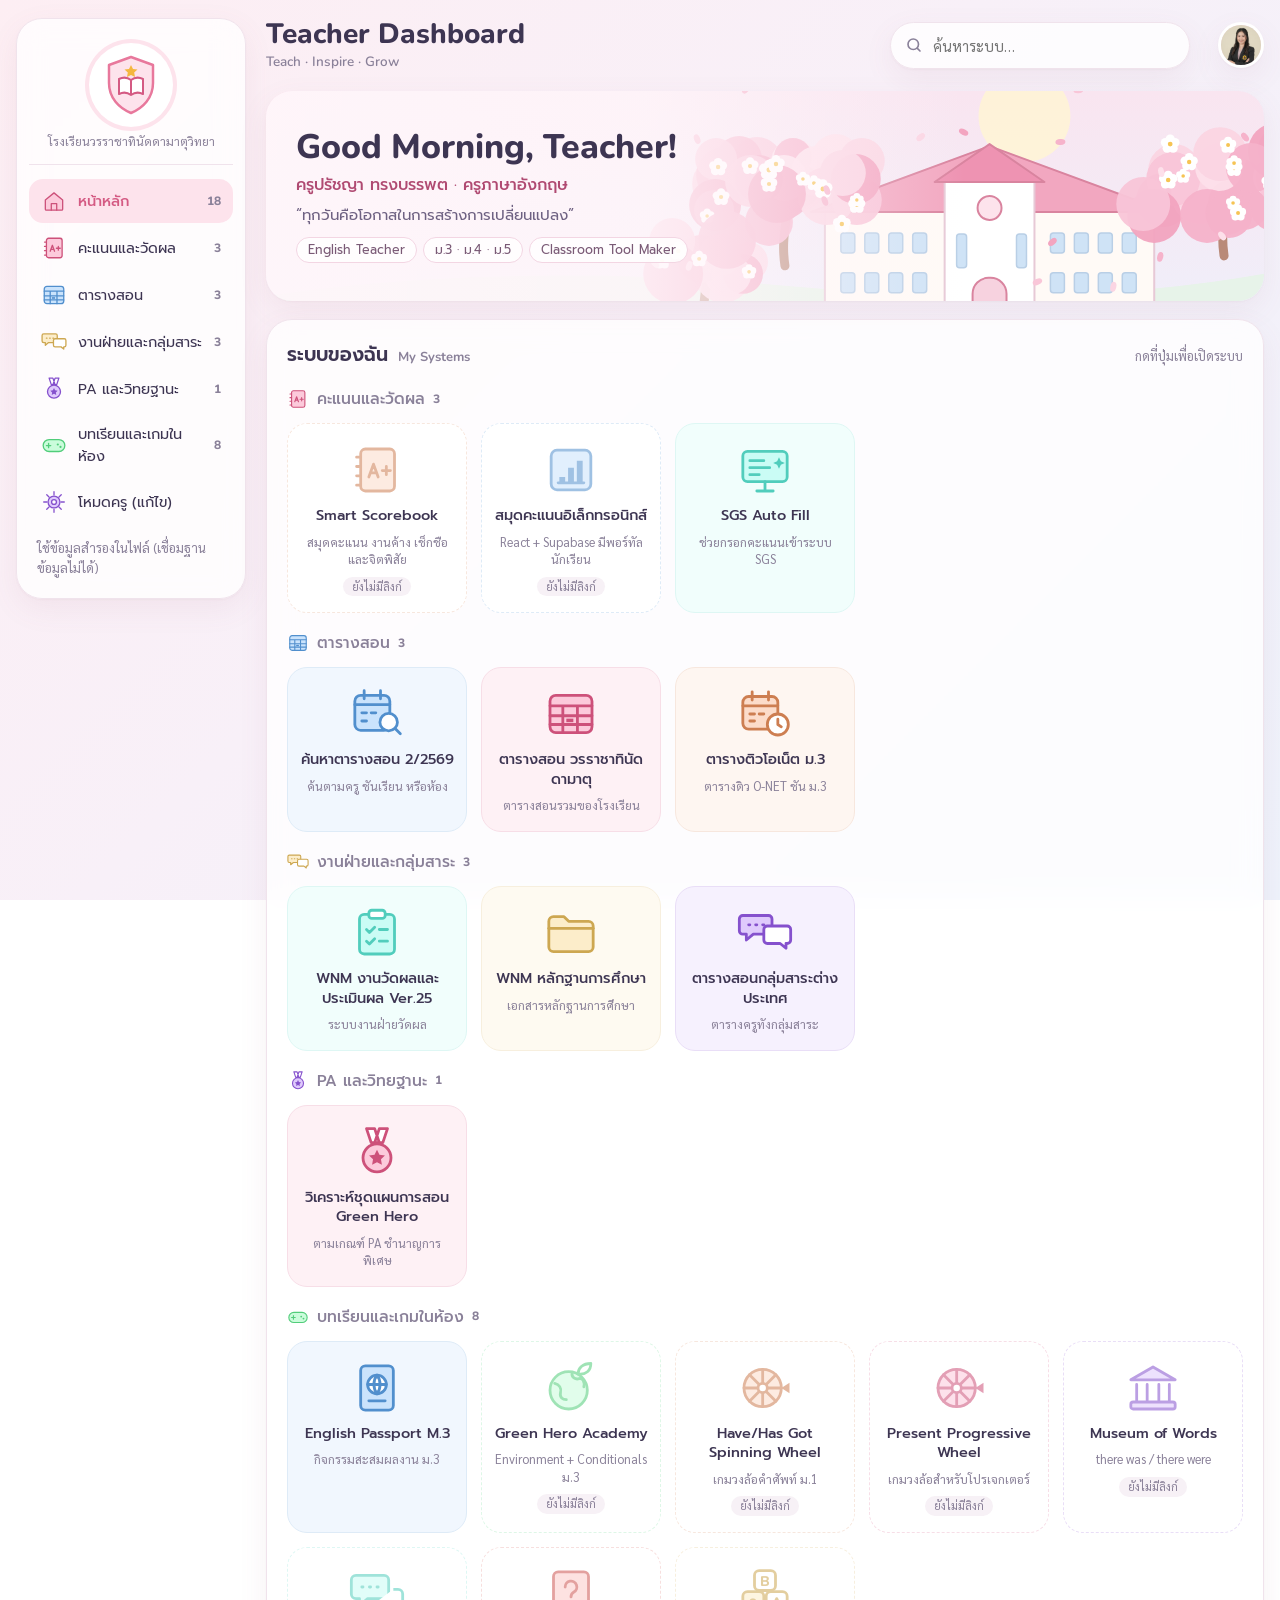
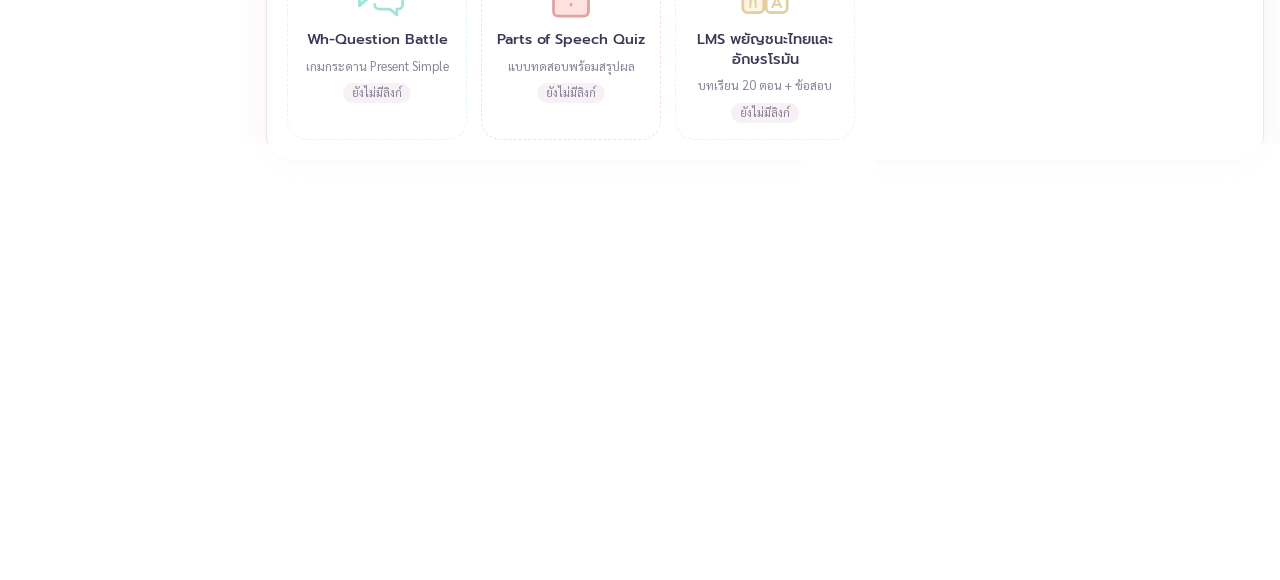
<file: hub.html>
<!doctype html>
<html lang="th">
<head>
<meta charset="utf-8">
<meta name="viewport" content="width=device-width,initial-scale=1,viewport-fit=cover">
<title>ระบบของครูปรัชญา</title>
<link href="https://fonts.googleapis.com/css2?family=Prompt:wght@400;500;600&family=Nunito:wght@600;700;800&family=Sarabun:wght@400;500;600&display=swap" rel="stylesheet">
<style>:root{color-scheme:light;padding-top:env(safe-area-inset-top,0px);padding-bottom:env(safe-area-inset-bottom,0px)}body{margin:0}img{max-width:100%}[hidden]{display:none!important}</style>
<style id="css">
/* Layout: soft pastel teacher dashboard. Frosted sidebar menu | top bar, blossom banner, icon-tile board, today's classes + month calendar */
:root{
  --bg1:#fdeef3; --bg2:#f8f0f8; --bg3:#eef2fb;
  --glass:rgba(255,255,255,.78); --surface:#ffffff; --sunk:#f7f1f6; --line:#f0e3ec;
  --ink:#3d3552; --muted:#8a8199; --rose:#e8789c; --rose-deep:#d45a83; --rose-soft:#fde3ec; --rose-ink:#ffffff;
  --today:#ef8fae; --bad:#c8312a;
  --tb:97%; --tf:89%; --ts:55%; --tsl:56%; --tline:92%;
  --shadow:0 1px 2px rgba(150,90,120,.05),0 10px 30px rgba(150,90,120,.08);
  --shadow-hi:0 2px 6px rgba(150,90,120,.08),0 18px 40px rgba(150,90,120,.16);
  --f-display:"Prompt","Sarabun",system-ui,sans-serif;
  --f-latin:"Nunito","Prompt",system-ui,sans-serif;
  --f-body:"Sarabun","Prompt","Leelawadee UI",system-ui,sans-serif;
}
@media (prefers-color-scheme: dark){:root:not([data-theme="light"]){
  --bg1:#241a2b; --bg2:#1e1a2e; --bg3:#191c2e;
  --glass:rgba(40,32,54,.82); --surface:#2b2340; --sunk:#241d36; --line:#3e3356;
  --ink:#f3ecf7; --muted:#b8aec8; --rose:#f49ab8; --rose-deep:#ffb3ca; --rose-soft:#4a2a3d; --rose-ink:#2a1020;
  --today:#e8789c; --bad:#ff8f86;
  --tb:22%; --tf:34%; --ts:45%; --tsl:78%; --tline:30%;
  --shadow:0 1px 2px rgba(0,0,0,.3),0 10px 30px rgba(0,0,0,.25);
  --shadow-hi:0 2px 6px rgba(0,0,0,.35),0 18px 40px rgba(0,0,0,.4); color-scheme:dark}}
:root[data-theme="dark"]{
  --bg1:#241a2b; --bg2:#1e1a2e; --bg3:#191c2e;
  --glass:rgba(40,32,54,.82); --surface:#2b2340; --sunk:#241d36; --line:#3e3356;
  --ink:#f3ecf7; --muted:#b8aec8; --rose:#f49ab8; --rose-deep:#ffb3ca; --rose-soft:#4a2a3d; --rose-ink:#2a1020;
  --today:#e8789c; --bad:#ff8f86;
  --tb:22%; --tf:34%; --ts:45%; --tsl:78%; --tline:30%;
  --shadow:0 1px 2px rgba(0,0,0,.3),0 10px 30px rgba(0,0,0,.25);
  --shadow-hi:0 2px 6px rgba(0,0,0,.35),0 18px 40px rgba(0,0,0,.4); color-scheme:dark}
*{box-sizing:border-box}
html,body{min-height:100%}
body{background:linear-gradient(135deg,var(--bg1) 0%,var(--bg2) 45%,var(--bg3) 100%) fixed;color:var(--ink);font-family:var(--f-body);font-size:15.5px;line-height:1.55}
button,input,select,textarea{font:inherit;color:inherit}
:focus-visible{outline:3px solid var(--rose);outline-offset:2px}
.wrap{max-width:1280px;margin:0 auto;padding-left:max(16px,env(safe-area-inset-left,0px));padding-right:max(16px,env(safe-area-inset-right,0px));padding-block:18px 100px;display:grid;grid-template-columns:230px minmax(0,1fr);gap:20px;align-items:start}

/* icons */
.fi{display:block}
.fi .f{fill:hsl(var(--h) 90% var(--tf));stroke:hsl(var(--h) var(--ts) var(--tsl));stroke-width:2.4;stroke-linejoin:round;stroke-linecap:round}
.fi .s{fill:none;stroke:hsl(var(--h) var(--ts) var(--tsl));stroke-width:2.4;stroke-linejoin:round;stroke-linecap:round}
.fi .d{fill:hsl(var(--h) var(--ts) var(--tsl));stroke:none}
.fi .w{fill:var(--surface);stroke:hsl(var(--h) var(--ts) var(--tsl));stroke-width:2.4;stroke-linejoin:round}
.fi text{fill:hsl(var(--h) var(--ts) var(--tsl));font-family:"Nunito",sans-serif;font-weight:800}

/* sidebar */
.side{position:sticky;top:calc(env(safe-area-inset-top,0px) + 18px);background:var(--glass);backdrop-filter:blur(14px);-webkit-backdrop-filter:blur(14px);border:1px solid var(--line);border-radius:26px;box-shadow:var(--shadow);padding:20px 12px;display:grid;gap:14px}
.logo{display:grid;justify-items:center;gap:6px;padding:4px 6px 14px;border-bottom:1px solid var(--line);text-align:center}
.logo .em{width:84px;height:84px;border-radius:50%;background:var(--surface);display:grid;place-items:center;overflow:hidden;box-shadow:0 0 0 4px var(--rose-soft)}
.logo .em img{width:100%;height:100%;object-fit:contain}
.logo .em svg{width:64px;height:64px}
.logo small{font-size:12.5px;color:var(--muted);line-height:1.35}
.nav{display:grid;gap:3px}
.nav button{display:flex;align-items:center;gap:11px;border:0;background:transparent;padding:9px 12px;border-radius:14px;cursor:pointer;text-align:left;font-family:var(--f-display);font-size:14.5px;color:var(--ink)}
.nav button:hover{background:var(--sunk)}
.nav button[aria-current="page"]{background:var(--rose-soft);color:var(--rose-deep);font-weight:500}
.nav .fi{width:26px;height:26px;flex:none}
.nav .n{margin-left:auto;font-family:var(--f-latin);font-weight:800;font-size:12px;color:var(--muted)}

/* top */
.main{display:grid;gap:18px;min-width:0}
.top{display:flex;align-items:center;gap:14px;flex-wrap:wrap}
.top .ttl{flex:1 1 220px;min-width:0}
.top h1{font-family:var(--f-latin);font-weight:800;font-size:clamp(22px,3vw,28px);margin:0;line-height:1.2}
.top h1 span{font-family:var(--f-display);font-weight:600}
.tagline{font-size:13.5px;color:var(--muted);font-family:var(--f-latin);font-weight:600}
.search{position:relative;flex:0 1 300px;min-width:200px}
.search input{width:100%;padding:11px 16px 11px 42px;border:1px solid var(--line);border-radius:999px;background:var(--glass);font-size:15px;box-shadow:var(--shadow)}
.search input:focus{outline:none;border-color:var(--rose);box-shadow:0 0 0 4px var(--rose-soft)}
.search svg{position:absolute;left:15px;top:50%;transform:translateY(-50%);width:18px;height:18px;stroke:var(--muted);fill:none;stroke-width:2.2;stroke-linecap:round}
.me{width:46px;height:46px;border-radius:50%;overflow:hidden;background:var(--rose-soft);border:3px solid var(--surface);box-shadow:var(--shadow);flex:none;display:grid;place-items:center}
.me img{width:100%;height:100%;object-fit:cover;object-position:center 20%}
.me span{font-family:var(--f-display);font-weight:600;color:var(--rose-deep)}

/* banner */
.banner{position:relative;border-radius:26px;overflow:hidden;min-height:210px;box-shadow:var(--shadow);background:linear-gradient(120deg,#fde4ee 0%,#fbeaf3 40%,#f6e9f6 70%,#e9eefb 100%);display:flex;align-items:center}
.banner .art{position:absolute;inset:0;width:100%;height:100%}
.banner .photo{position:absolute;inset:0;width:100%;height:100%;object-fit:cover}
.banner .veil{position:absolute;inset:0;background:linear-gradient(90deg,rgba(255,246,250,.94) 0%,rgba(255,246,250,.82) 38%,rgba(255,246,250,0) 70%)}
.banner .txt{position:relative;padding:26px 30px;max-width:520px;display:grid;gap:6px;color:#3d3552}
.banner .hello{font-family:var(--f-latin);font-weight:800;font-size:clamp(24px,3.4vw,34px);line-height:1.15}
.banner .nm{font-family:var(--f-display);font-weight:500;font-size:16px;color:#b04a72}
.banner .q{font-family:var(--f-display);font-size:15px;color:#6e6182}
.banner .tags{display:flex;flex-wrap:wrap;gap:6px;margin-top:4px}
.banner .tag{font-size:12.5px;font-family:var(--f-display);padding:2px 11px;border-radius:999px;background:rgba(255,255,255,.85);color:#7a5a76;border:1px solid #f3d6e3}

/* board */
.panel{background:var(--glass);backdrop-filter:blur(14px);-webkit-backdrop-filter:blur(14px);border:1px solid var(--line);border-radius:26px;box-shadow:var(--shadow);padding:20px;display:grid;gap:18px;min-width:0}
.phead{display:flex;align-items:baseline;gap:10px;flex-wrap:wrap}
.phead h2{font-family:var(--f-display);font-weight:600;font-size:19px;margin:0}
.phead .en{font-family:var(--f-latin);font-weight:700;font-size:13px;color:var(--muted)}
.phead .sp{flex:1}
.gsec{display:grid;gap:12px}
.gsec h3{display:flex;align-items:center;gap:8px;margin:0;font-family:var(--f-display);font-weight:500;font-size:15.5px;color:var(--muted)}
.gsec h3 .fi{width:22px;height:22px}
.gsec h3 .n{font-family:var(--f-latin);font-weight:800;font-size:12px}
.gsec h3 .tools{margin-left:auto;display:flex}
.tiles{display:grid;grid-template-columns:repeat(auto-fill,minmax(min(100%,158px),1fr));gap:14px}
.tile{position:relative;display:grid;justify-items:center;align-content:start;gap:8px;text-align:center;padding:18px 12px 16px;border-radius:20px;background:hsl(var(--h) 85% var(--tb));border:1px solid hsl(var(--h) 60% var(--tline));text-decoration:none;color:var(--ink);min-width:0;transition:transform .18s,box-shadow .18s}
a.tile:hover{transform:translateY(-3px);box-shadow:var(--shadow-hi)}
.tile .fi{width:56px;height:56px;transition:transform .18s}
a.tile:hover .fi{transform:scale(1.08)}
.tile .ph{width:64px;height:56px;border-radius:12px;object-fit:cover}
.tile b{font-family:var(--f-display);font-weight:500;font-size:14.5px;line-height:1.35;overflow-wrap:anywhere}
.tile .d{font-size:12.5px;color:var(--muted);line-height:1.4;display:-webkit-box;-webkit-line-clamp:2;-webkit-box-orient:vertical;overflow:hidden}
.tile.nolink{background:var(--surface);border-style:dashed}
.tile.nolink .fi{opacity:.55}
.tile .soon{font-size:11.5px;color:var(--muted);background:var(--sunk);padding:1px 9px;border-radius:999px}
.tile .ed{position:absolute;top:6px;right:6px;left:6px;display:flex;justify-content:space-between}
.tile .ed button{border:0;background:var(--surface);border-radius:999px;width:28px;height:28px;display:grid;place-items:center;cursor:pointer;color:var(--muted);box-shadow:var(--shadow)}
.tile .ed button:hover{color:var(--rose-deep)}
.tile .ed svg,.ib svg{width:15px;height:15px;stroke:currentColor;fill:none;stroke-width:2.2;stroke-linecap:round;stroke-linejoin:round}
.tile.edit{padding-top:40px}
.addtile{border:2px dashed var(--line);border-radius:20px;background:transparent;color:var(--muted);cursor:pointer;display:grid;place-items:center;align-content:center;gap:4px;min-height:140px;font-family:var(--f-display);font-size:14px}
.addtile:hover{border-color:var(--rose);color:var(--rose-deep)}
.addtile svg{width:22px;height:22px;stroke:currentColor;fill:none;stroke-width:2.2;stroke-linecap:round}
.empty{border:2px dashed var(--line);border-radius:20px;padding:26px;color:var(--muted);text-align:center}

/* today + calendar */
.duo{display:grid;grid-template-columns:minmax(0,1.35fr) minmax(0,1fr);gap:18px;align-items:start}
.cls{display:grid;gap:4px}
.crow{display:grid;grid-template-columns:62px 72px minmax(0,1fr);gap:10px;align-items:center;padding:9px 12px;border-radius:14px}
.crow:nth-child(odd){background:var(--sunk)}
.crow .tm{font-family:var(--f-latin);font-weight:700;font-variant-numeric:tabular-nums;color:var(--muted);font-size:14px}
.crow .cl{font-family:var(--f-display);font-weight:500}
.crow .sj{min-width:0;font-size:14.5px;overflow:hidden;text-overflow:ellipsis;white-space:nowrap}
.crow .sj small{color:var(--muted)}
.crow.act .cl,.crow.act .sj{color:var(--muted)}
.crow.now{background:var(--rose-soft)!important;box-shadow:inset 3px 0 0 var(--rose)}
.crow.now .tm{color:var(--rose-deep)}
.note{font-size:13px;color:var(--muted);margin:0}
.cal{display:grid;gap:10px}
.calh{display:flex;align-items:center;gap:8px}
.calh b{font-family:var(--f-display);font-weight:600;font-size:17px;flex:1}
.ib{border:0;background:var(--sunk);width:32px;height:32px;border-radius:50%;display:grid;place-items:center;cursor:pointer;color:var(--muted)}
.ib:hover{color:var(--rose-deep);background:var(--rose-soft)}
.grid7{display:grid;grid-template-columns:repeat(7,1fr);gap:4px;text-align:center}
.grid7 .dn{font-size:12px;color:var(--muted);font-family:var(--f-display);padding-bottom:4px}
.grid7 .dn:first-child,.grid7 .dn:last-child{color:var(--rose)}
.grid7 .dd{font-family:var(--f-latin);font-weight:700;font-size:13.5px;font-variant-numeric:tabular-nums;padding:7px 0;border-radius:10px}
.grid7 .dd.wk{color:var(--muted)}
.grid7 .dd.td{background:var(--today);color:#fff}

/* buttons */
.btn{border:1px solid var(--line);background:var(--surface);padding:9px 16px;border-radius:999px;cursor:pointer;font-family:var(--f-display);font-weight:500;display:inline-flex;align-items:center;gap:6px;font-size:14px;color:var(--ink);box-shadow:var(--shadow)}
.btn:hover{border-color:var(--rose)}
.btn.pri{background:var(--rose);border-color:var(--rose);color:var(--rose-ink)}
.btn.on{background:var(--rose-deep);border-color:var(--rose-deep);color:var(--rose-ink)}
.btn.ghost{border-color:transparent;background:transparent;box-shadow:none;color:var(--muted);padding:6px 10px}
.btn.ghost:hover{background:var(--sunk);color:var(--ink)}
.btn.danger{color:var(--bad);border-color:var(--bad);box-shadow:none}
.btn svg{width:16px;height:16px;stroke:currentColor;fill:none;stroke-width:2.2;stroke-linecap:round;stroke-linejoin:round}

/* save bar + modal */
.savebar{position:fixed;left:0;right:0;bottom:0;z-index:20;padding-top:12px;padding-bottom:calc(14px + env(safe-area-inset-bottom,0px));padding-left:max(16px,env(safe-area-inset-left,0px));padding-right:max(16px,env(safe-area-inset-right,0px));display:flex;justify-content:center;pointer-events:none}
.savebar>div{pointer-events:auto;background:var(--ink);color:var(--bg1);border-radius:999px;padding:8px 8px 8px 22px;display:flex;align-items:center;gap:10px;box-shadow:var(--shadow-hi);flex-wrap:wrap;max-width:100%}
.savebar .btn{background:var(--rose);color:var(--rose-ink);border-color:var(--rose);box-shadow:none}
.savebar .btn.ghost{background:transparent;border-color:transparent;color:var(--bg1)}
.modal{position:fixed;inset:0;z-index:30;background:rgba(60,40,60,.45);display:grid;place-items:center;overflow-y:auto;padding:max(16px,env(safe-area-inset-top,0px)) max(16px,env(safe-area-inset-right,0px)) max(16px,env(safe-area-inset-bottom,0px)) max(16px,env(safe-area-inset-left,0px))}
.dlg{background:var(--surface);border-radius:26px;width:min(580px,100%);padding:24px;display:grid;gap:14px;box-shadow:var(--shadow-hi)}
.dlg h3{font-family:var(--f-display);font-weight:600;font-size:19px;margin:0}
.fld{display:grid;gap:6px}
.fld>label{font-size:13.5px;font-weight:600;color:var(--muted)}
.fld input,.fld select,.fld textarea{border:1px solid var(--line);border-radius:14px;padding:10px 13px;background:var(--sunk);width:100%;min-width:0}
.fld input:focus,.fld select:focus,.fld textarea:focus{border-color:var(--rose);outline:none;box-shadow:0 0 0 3px var(--rose-soft)}
.fld textarea{min-height:68px;resize:vertical}
.err{color:var(--bad);font-size:13px}
.picker{display:grid;grid-template-columns:repeat(auto-fill,minmax(52px,1fr));gap:6px;max-height:200px;overflow-y:auto;padding:6px;border:1px solid var(--line);border-radius:14px;background:var(--sunk)}
.picker button{border:2px solid transparent;background:var(--surface);border-radius:12px;padding:6px;cursor:pointer;display:grid;place-items:center}
.picker button .fi{width:32px;height:32px}
.picker button[aria-pressed="true"]{border-color:var(--rose)}
.picker .txt{font-family:var(--f-display);font-size:12px;color:var(--muted);min-height:48px}
.swatches{display:flex;gap:8px;flex-wrap:wrap}
.swatches button{width:34px;height:34px;border-radius:50%;border:3px solid var(--surface);box-shadow:0 0 0 1px var(--line);cursor:pointer;background:hsl(var(--h) 85% 80%)}
.swatches button[aria-pressed="true"]{box-shadow:0 0 0 3px hsl(var(--h) 60% 55%)}
.upl{display:flex;gap:8px;align-items:center;flex-wrap:wrap;font-size:13px;color:var(--muted)}
.upl input{padding:6px;font-size:13px;border:0;background:none}
.upl img{width:56px;height:40px;object-fit:cover;border-radius:8px}
.btns{display:flex;gap:8px;justify-content:space-between;flex-wrap:wrap}
.btns>div{display:flex;gap:8px;flex-wrap:wrap}

@media (max-width:980px){
  .wrap{grid-template-columns:1fr}
  .side{position:static;padding:10px;display:flex;align-items:center;gap:10px;border-radius:20px}
  .logo{display:flex;border:0;padding:0;gap:8px}
  .logo .em{width:44px;height:44px;box-shadow:0 0 0 3px var(--rose-soft)}
  .logo .em svg{width:34px;height:34px}
  .logo small{display:none}
  .nav{display:flex;overflow-x:auto;gap:4px;scrollbar-width:none;flex:1;min-width:0}
  .nav button{flex:none;padding:8px 12px}
  .nav .n{display:none}
  .duo{grid-template-columns:1fr}
}
@media (max-width:560px){
  .banner .veil{background:linear-gradient(180deg,rgba(255,246,250,.92) 0%,rgba(255,246,250,.75) 70%,rgba(255,246,250,.4) 100%)}
  .banner .txt{padding:22px 20px}
  .panel{padding:16px}
  .tiles{grid-template-columns:repeat(2,minmax(0,1fr))}
  .search{flex:1 1 100%}
}
@media (prefers-reduced-motion:reduce){*{transition:none!important}a.tile:hover{transform:none}}
</style>
</head>
<body>
<script type="application/json" id="assets">{"times":[null,["08.50","09.40"],["09.40","10.30"],["10.30","11.20"],["11.20","12.10"],["12.10","13.00"],["13.00","13.50"],["13.50","14.40"],["14.40","15.30"],["15.30","16.20"]],"me":[[1,2,"อ23102","3/4","443"],[1,6,"อ32202","5/3Chi","134"],[1,7,"อ32202","5/5Eng","135"],[1,8,"~ติว ONET ม.3","",""],[2,1,"~ประชุมวิชาการ","",""],[2,2,"~ประชุมวิชาการ","",""],[2,5,"อ23102","3/8","447"],[2,6,"อ31208","4/4Eng","133"],[2,7,"อ31208","4/4Eng","133"],[2,8,"~ชุมนุม","",""],[3,1,"อ23102","3/8","447"],[3,2,"อ32202","5/5Eng","135"],[3,3,"อ32202","5/3Chi","134"],[3,7,"อ32202","5/6Math","117"],[3,8,"~บำเพ็ญประโยชน์ ม.4","",""],[4,3,"อ23102","3/4","443"],[4,5,"อ23102","3/8","447"],[4,7,"~ค้นคว้าอิสระ ม.4/4","4/4",""],[5,1,"อ23102","3/4","443"],[5,2,"อ32202","5/6Math","117"],[5,7,"~ค้นคว้าอิสระ ม.4/4","4/4",""]],"term":"2/2569","names":{"อ23102":"ภาษาอังกฤษพื้นฐาน","อ32202":"ภาษาอังกฤษเพิ่มเติม","อ31208":"ภาษาอังกฤษเพิ่มเติม"},"blossom":"\u003csvg class=\"art\" viewBox=\"0 0 1000 300\" preserveAspectRatio=\"xMaxYMid slice\" aria-hidden=\"true\">\u003cdefs>\u003clinearGradient id=\"sky\" x1=\"0\" y1=\"0\" x2=\"0\" y2=\"1\">\u003cstop offset=\"0\" stop-color=\"#fbe3ee\"/>\u003cstop offset=\"1\" stop-color=\"#eef0fb\"/>\u003c/linearGradient>\u003c/defs>\u003crect width=\"1000\" height=\"300\" fill=\"url(#sky)\"/>\u003ccircle cx=\"760\" cy=\"70\" r=\"46\" fill=\"#fff4d6\" opacity=\".9\"/>\u003cpath d=\"M0 250 Q250 215 520 240 T1000 228 V300 H0z\" fill=\"#e7f3e9\"/>\u003cg transform=\"translate(560 92)\">\u003crect x=\"0\" y=\"70\" width=\"330\" height=\"120\" rx=\"6\" fill=\"#fffaf6\" stroke=\"#e7c9d6\" stroke-width=\"2\"/>\u003cpath d=\"M-14 74 165 8 344 74z\" fill=\"#f2a7c0\" stroke=\"#d9849f\" stroke-width=\"2\" stroke-linejoin=\"round\"/>\u003crect x=\"120\" y=\"40\" width=\"90\" height=\"150\" fill=\"#fff\" stroke=\"#e7c9d6\" stroke-width=\"2\"/>\u003cpath d=\"M110 44 165 6 220 44z\" fill=\"#ee93b2\" stroke=\"#d9849f\" stroke-width=\"2\" stroke-linejoin=\"round\"/>\u003ccircle cx=\"165\" cy=\"70\" r=\"12\" fill=\"#fde3ec\" stroke=\"#d9849f\" stroke-width=\"2\"/>\u003crect x=\"148\" y=\"140\" width=\"34\" height=\"50\" rx=\"16\" fill=\"#f7d2df\" stroke=\"#d9849f\" stroke-width=\"2\"/>\u003crect x=\"16\" y=\"95\" width=\"14\" height=\"20\" rx=\"3\" fill=\"#cfe3f6\" stroke=\"#b9cfe6\" stroke-width=\"1.5\"/>\u003crect x=\"40\" y=\"95\" width=\"14\" height=\"20\" rx=\"3\" fill=\"#cfe3f6\" stroke=\"#b9cfe6\" stroke-width=\"1.5\"/>\u003crect x=\"64\" y=\"95\" width=\"14\" height=\"20\" rx=\"3\" fill=\"#cfe3f6\" stroke=\"#b9cfe6\" stroke-width=\"1.5\"/>\u003crect x=\"88\" y=\"95\" width=\"14\" height=\"20\" rx=\"3\" fill=\"#cfe3f6\" stroke=\"#b9cfe6\" stroke-width=\"1.5\"/>\u003crect x=\"226\" y=\"95\" width=\"14\" height=\"20\" rx=\"3\" fill=\"#cfe3f6\" stroke=\"#b9cfe6\" stroke-width=\"1.5\"/>\u003crect x=\"250\" y=\"95\" width=\"14\" height=\"20\" rx=\"3\" fill=\"#cfe3f6\" stroke=\"#b9cfe6\" stroke-width=\"1.5\"/>\u003crect x=\"274\" y=\"95\" width=\"14\" height=\"20\" rx=\"3\" fill=\"#cfe3f6\" stroke=\"#b9cfe6\" stroke-width=\"1.5\"/>\u003crect x=\"298\" y=\"95\" width=\"14\" height=\"20\" rx=\"3\" fill=\"#cfe3f6\" stroke=\"#b9cfe6\" stroke-width=\"1.5\"/>\u003crect x=\"16\" y=\"135\" width=\"14\" height=\"20\" rx=\"3\" fill=\"#cfe3f6\" stroke=\"#b9cfe6\" stroke-width=\"1.5\"/>\u003crect x=\"40\" y=\"135\" width=\"14\" height=\"20\" rx=\"3\" fill=\"#cfe3f6\" stroke=\"#b9cfe6\" stroke-width=\"1.5\"/>\u003crect x=\"64\" y=\"135\" width=\"14\" height=\"20\" rx=\"3\" fill=\"#cfe3f6\" stroke=\"#b9cfe6\" stroke-width=\"1.5\"/>\u003crect x=\"88\" y=\"135\" width=\"14\" height=\"20\" rx=\"3\" fill=\"#cfe3f6\" stroke=\"#b9cfe6\" stroke-width=\"1.5\"/>\u003crect x=\"226\" y=\"135\" width=\"14\" height=\"20\" rx=\"3\" fill=\"#cfe3f6\" stroke=\"#b9cfe6\" stroke-width=\"1.5\"/>\u003crect x=\"250\" y=\"135\" width=\"14\" height=\"20\" rx=\"3\" fill=\"#cfe3f6\" stroke=\"#b9cfe6\" stroke-width=\"1.5\"/>\u003crect x=\"274\" y=\"135\" width=\"14\" height=\"20\" rx=\"3\" fill=\"#cfe3f6\" stroke=\"#b9cfe6\" stroke-width=\"1.5\"/>\u003crect x=\"298\" y=\"135\" width=\"14\" height=\"20\" rx=\"3\" fill=\"#cfe3f6\" stroke=\"#b9cfe6\" stroke-width=\"1.5\"/>\u003crect x=\"132\" y=\"96\" width=\"10\" height=\"34\" rx=\"3\" fill=\"#cfe3f6\" stroke=\"#b9cfe6\" stroke-width=\"1.5\"/>\u003crect x=\"192\" y=\"96\" width=\"10\" height=\"34\" rx=\"3\" fill=\"#cfe3f6\" stroke=\"#b9cfe6\" stroke-width=\"1.5\"/>\u003cpath d=\"M-20 190h370\" stroke=\"#e7c9d6\" stroke-width=\"3\"/>\u003c/g>\u003cpath d=\"M520 220 C514 180 530 160 520 140\" stroke=\"#b98a78\" stroke-width=\"9\" fill=\"none\" stroke-linecap=\"round\"/>\u003ccircle cx=\"492\" cy=\"117\" r=\"26\" fill=\"#f9c6d8\" opacity=\".95\"/>\u003ccircle cx=\"571\" cy=\"113\" r=\"25\" fill=\"#fde0ea\" opacity=\".95\"/>\u003ccircle cx=\"474\" cy=\"113\" r=\"23\" fill=\"#f6b3cb\" opacity=\".95\"/>\u003ccircle cx=\"455\" cy=\"138\" r=\"28\" fill=\"#f9c6d8\" opacity=\".95\"/>\u003ccircle cx=\"592\" cy=\"154\" r=\"25\" fill=\"#f9c6d8\" opacity=\".95\"/>\u003ccircle cx=\"532\" cy=\"136\" r=\"30\" fill=\"#f9c6d8\" opacity=\".95\"/>\u003ccircle cx=\"529\" cy=\"116\" r=\"23\" fill=\"#fde0ea\" opacity=\".95\"/>\u003ccircle cx=\"459\" cy=\"129\" r=\"28\" fill=\"#f6b3cb\" opacity=\".95\"/>\u003ccircle cx=\"456\" cy=\"149\" r=\"20\" fill=\"#f9c6d8\" opacity=\".95\"/>\u003ccircle cx=\"528\" cy=\"111\" r=\"19\" fill=\"#f6b3cb\" opacity=\".95\"/>\u003ccircle cx=\"519\" cy=\"146\" r=\"27\" fill=\"#f3a5c0\" opacity=\".95\"/>\u003ccircle cx=\"534\" cy=\"140\" r=\"22\" fill=\"#f6b3cb\" opacity=\".95\"/>\u003ccircle cx=\"552\" cy=\"125\" r=\"25\" fill=\"#fde0ea\" opacity=\".95\"/>\u003ccircle cx=\"519\" cy=\"132\" r=\"23\" fill=\"#fde0ea\" opacity=\".95\"/>\u003ccircle cx=\"597\" cy=\"115\" r=\"23\" fill=\"#fbd5e3\" opacity=\".95\"/>\u003ccircle cx=\"464\" cy=\"143\" r=\"18\" fill=\"#f9c6d8\" opacity=\".95\"/>\u003ccircle cx=\"562\" cy=\"150\" r=\"29\" fill=\"#fbd5e3\" opacity=\".95\"/>\u003ccircle cx=\"494\" cy=\"133\" r=\"24\" fill=\"#f3a5c0\" opacity=\".95\"/>\u003ccircle cx=\"451\" cy=\"113\" r=\"21\" fill=\"#f9c6d8\" opacity=\".95\"/>\u003ccircle cx=\"450\" cy=\"159\" r=\"26\" fill=\"#f3a5c0\" opacity=\".95\"/>\u003ccircle cx=\"486\" cy=\"135\" r=\"26\" fill=\"#f9c6d8\" opacity=\".95\"/>\u003ccircle cx=\"591\" cy=\"133\" r=\"25\" fill=\"#f3a5c0\" opacity=\".95\"/>\u003ccircle cx=\"449\" cy=\"164\" r=\"20\" fill=\"#f6b3cb\" opacity=\".95\"/>\u003ccircle cx=\"504\" cy=\"176\" r=\"24\" fill=\"#f6b3cb\" opacity=\".95\"/>\u003ccircle cx=\"512\" cy=\"148\" r=\"29\" fill=\"#f3a5c0\" opacity=\".95\"/>\u003ccircle cx=\"578\" cy=\"127\" r=\"23\" fill=\"#fbd5e3\" opacity=\".95\"/>\u003ccircle cx=\"549.0\" cy=\"133.0\" r=\"3.7\" fill=\"#fff\"/>\u003ccircle cx=\"552.8\" cy=\"135.8\" r=\"3.7\" fill=\"#fff\"/>\u003ccircle cx=\"551.4\" cy=\"140.2\" r=\"3.7\" fill=\"#fff\"/>\u003ccircle cx=\"546.6\" cy=\"140.2\" r=\"3.7\" fill=\"#fff\"/>\u003ccircle cx=\"545.2\" cy=\"135.8\" r=\"3.7\" fill=\"#fff\"/>\u003ccircle cx=\"549\" cy=\"137\" r=\"1.9\" fill=\"#f6c453\"/>\u003ccircle cx=\"453.0\" cy=\"116.2\" r=\"4.4\" fill=\"#fff\"/>\u003ccircle cx=\"457.6\" cy=\"119.5\" r=\"4.4\" fill=\"#fff\"/>\u003ccircle cx=\"455.8\" cy=\"124.9\" r=\"4.4\" fill=\"#fff\"/>\u003ccircle cx=\"450.2\" cy=\"124.9\" r=\"4.4\" fill=\"#fff\"/>\u003ccircle cx=\"448.4\" cy=\"119.5\" r=\"4.4\" fill=\"#fff\"/>\u003ccircle cx=\"453\" cy=\"121\" r=\"2.2\" fill=\"#f6c453\"/>\u003ccircle cx=\"442.0\" cy=\"166.1\" r=\"3.6\" fill=\"#fff\"/>\u003ccircle cx=\"445.7\" cy=\"168.8\" r=\"3.6\" fill=\"#fff\"/>\u003ccircle cx=\"444.3\" cy=\"173.2\" r=\"3.6\" fill=\"#fff\"/>\u003ccircle cx=\"439.7\" cy=\"173.2\" r=\"3.6\" fill=\"#fff\"/>\u003ccircle cx=\"438.3\" cy=\"168.8\" r=\"3.6\" fill=\"#fff\"/>\u003ccircle cx=\"442\" cy=\"170\" r=\"1.8\" fill=\"#f6c453\"/>\u003ccircle cx=\"485.0\" cy=\"115.4\" r=\"4.2\" fill=\"#fff\"/>\u003ccircle cx=\"489.3\" cy=\"118.6\" r=\"4.2\" fill=\"#fff\"/>\u003ccircle cx=\"487.7\" cy=\"123.7\" r=\"4.2\" fill=\"#fff\"/>\u003ccircle cx=\"482.3\" cy=\"123.7\" r=\"4.2\" fill=\"#fff\"/>\u003ccircle cx=\"480.7\" cy=\"118.6\" r=\"4.2\" fill=\"#fff\"/>\u003ccircle cx=\"485\" cy=\"120\" r=\"2.1\" fill=\"#f6c453\"/>\u003ccircle cx=\"538.0\" cy=\"129.2\" r=\"3.5\" fill=\"#fff\"/>\u003ccircle cx=\"541.6\" cy=\"131.8\" r=\"3.5\" fill=\"#fff\"/>\u003ccircle cx=\"540.2\" cy=\"136.1\" r=\"3.5\" fill=\"#fff\"/>\u003ccircle cx=\"535.8\" cy=\"136.1\" r=\"3.5\" fill=\"#fff\"/>\u003ccircle cx=\"534.4\" cy=\"131.8\" r=\"3.5\" fill=\"#fff\"/>\u003ccircle cx=\"538\" cy=\"133\" r=\"1.8\" fill=\"#f6c453\"/>\u003ccircle cx=\"577.0\" cy=\"173.2\" r=\"4.4\" fill=\"#fff\"/>\u003ccircle cx=\"581.5\" cy=\"176.5\" r=\"4.4\" fill=\"#fff\"/>\u003ccircle cx=\"579.8\" cy=\"181.9\" r=\"4.4\" fill=\"#fff\"/>\u003ccircle cx=\"574.2\" cy=\"181.9\" r=\"4.4\" fill=\"#fff\"/>\u003ccircle cx=\"572.5\" cy=\"176.5\" r=\"4.4\" fill=\"#fff\"/>\u003ccircle cx=\"577\" cy=\"178\" r=\"2.2\" fill=\"#f6c453\"/>\u003ccircle cx=\"558.0\" cy=\"137.8\" r=\"4.7\" fill=\"#fff\"/>\u003ccircle cx=\"562.9\" cy=\"141.4\" r=\"4.7\" fill=\"#fff\"/>\u003ccircle cx=\"561.0\" cy=\"147.2\" r=\"4.7\" fill=\"#fff\"/>\u003ccircle cx=\"555.0\" cy=\"147.2\" r=\"4.7\" fill=\"#fff\"/>\u003ccircle cx=\"553.1\" cy=\"141.4\" r=\"4.7\" fill=\"#fff\"/>\u003ccircle cx=\"558\" cy=\"143\" r=\"2.4\" fill=\"#f6c453\"/>\u003ccircle cx=\"592.0\" cy=\"154.4\" r=\"4.2\" fill=\"#fff\"/>\u003ccircle cx=\"596.4\" cy=\"157.6\" r=\"4.2\" fill=\"#fff\"/>\u003ccircle cx=\"594.7\" cy=\"162.7\" r=\"4.2\" fill=\"#fff\"/>\u003ccircle cx=\"589.3\" cy=\"162.7\" r=\"4.2\" fill=\"#fff\"/>\u003ccircle cx=\"587.6\" cy=\"157.6\" r=\"4.2\" fill=\"#fff\"/>\u003ccircle cx=\"592\" cy=\"159\" r=\"2.1\" fill=\"#f6c453\"/>\u003ccircle cx=\"504.0\" cy=\"133.5\" r=\"4.1\" fill=\"#fff\"/>\u003ccircle cx=\"508.2\" cy=\"136.6\" r=\"4.1\" fill=\"#fff\"/>\u003ccircle cx=\"506.6\" cy=\"141.6\" r=\"4.1\" fill=\"#fff\"/>\u003ccircle cx=\"501.4\" cy=\"141.6\" r=\"4.1\" fill=\"#fff\"/>\u003ccircle cx=\"499.8\" cy=\"136.6\" r=\"4.1\" fill=\"#fff\"/>\u003ccircle cx=\"504\" cy=\"138\" r=\"2.1\" fill=\"#f6c453\"/>\u003ccircle cx=\"504.0\" cy=\"118.6\" r=\"4.9\" fill=\"#fff\"/>\u003ccircle cx=\"509.1\" cy=\"122.3\" r=\"4.9\" fill=\"#fff\"/>\u003ccircle cx=\"507.2\" cy=\"128.3\" r=\"4.9\" fill=\"#fff\"/>\u003ccircle cx=\"500.8\" cy=\"128.3\" r=\"4.9\" fill=\"#fff\"/>\u003ccircle cx=\"498.9\" cy=\"122.3\" r=\"4.9\" fill=\"#fff\"/>\u003ccircle cx=\"504\" cy=\"124\" r=\"2.5\" fill=\"#f6c453\"/>\u003ccircle cx=\"511.0\" cy=\"113.3\" r=\"4.3\" fill=\"#fff\"/>\u003ccircle cx=\"515.5\" cy=\"116.6\" r=\"4.3\" fill=\"#fff\"/>\u003ccircle cx=\"513.8\" cy=\"121.8\" r=\"4.3\" fill=\"#fff\"/>\u003ccircle cx=\"508.2\" cy=\"121.8\" r=\"4.3\" fill=\"#fff\"/>\u003ccircle cx=\"506.5\" cy=\"116.6\" r=\"4.3\" fill=\"#fff\"/>\u003ccircle cx=\"511\" cy=\"118\" r=\"2.2\" fill=\"#f6c453\"/>\u003ccircle cx=\"456.0\" cy=\"146.4\" r=\"4.2\" fill=\"#fff\"/>\u003ccircle cx=\"460.3\" cy=\"149.6\" r=\"4.2\" fill=\"#fff\"/>\u003ccircle cx=\"458.7\" cy=\"154.7\" r=\"4.2\" fill=\"#fff\"/>\u003ccircle cx=\"453.3\" cy=\"154.7\" r=\"4.2\" fill=\"#fff\"/>\u003ccircle cx=\"451.7\" cy=\"149.6\" r=\"4.2\" fill=\"#fff\"/>\u003ccircle cx=\"456\" cy=\"151\" r=\"2.1\" fill=\"#f6c453\"/>\u003ccircle cx=\"592.0\" cy=\"150.3\" r=\"3.4\" fill=\"#fff\"/>\u003ccircle cx=\"595.5\" cy=\"152.8\" r=\"3.4\" fill=\"#fff\"/>\u003ccircle cx=\"594.2\" cy=\"157.0\" r=\"3.4\" fill=\"#fff\"/>\u003ccircle cx=\"589.8\" cy=\"157.0\" r=\"3.4\" fill=\"#fff\"/>\u003ccircle cx=\"588.5\" cy=\"152.8\" r=\"3.4\" fill=\"#fff\"/>\u003ccircle cx=\"592\" cy=\"154\" r=\"1.7\" fill=\"#f6c453\"/>\u003cpath d=\"M960 210 C954 170 970 150 960 130\" stroke=\"#b98a78\" stroke-width=\"9\" fill=\"none\" stroke-linecap=\"round\"/>\u003ccircle cx=\"910\" cy=\"124\" r=\"26\" fill=\"#fbd5e3\" opacity=\".95\"/>\u003ccircle cx=\"977\" cy=\"132\" r=\"19\" fill=\"#f3a5c0\" opacity=\".95\"/>\u003ccircle cx=\"1044\" cy=\"131\" r=\"24\" fill=\"#f9c6d8\" opacity=\".95\"/>\u003ccircle cx=\"899\" cy=\"154\" r=\"27\" fill=\"#f3a5c0\" opacity=\".95\"/>\u003ccircle cx=\"1016\" cy=\"106\" r=\"18\" fill=\"#fde0ea\" opacity=\".95\"/>\u003ccircle cx=\"936\" cy=\"149\" r=\"29\" fill=\"#fde0ea\" opacity=\".95\"/>\u003ccircle cx=\"926\" cy=\"145\" r=\"19\" fill=\"#fbd5e3\" opacity=\".95\"/>\u003ccircle cx=\"963\" cy=\"167\" r=\"22\" fill=\"#f6b3cb\" opacity=\".95\"/>\u003ccircle cx=\"966\" cy=\"156\" r=\"22\" fill=\"#f6b3cb\" opacity=\".95\"/>\u003ccircle cx=\"979\" cy=\"157\" r=\"27\" fill=\"#f6b3cb\" opacity=\".95\"/>\u003ccircle cx=\"1012\" cy=\"159\" r=\"27\" fill=\"#f6b3cb\" opacity=\".95\"/>\u003ccircle cx=\"909\" cy=\"133\" r=\"27\" fill=\"#f9c6d8\" opacity=\".95\"/>\u003ccircle cx=\"1009\" cy=\"131\" r=\"20\" fill=\"#fde0ea\" opacity=\".95\"/>\u003ccircle cx=\"1038\" cy=\"129\" r=\"29\" fill=\"#fbd5e3\" opacity=\".95\"/>\u003ccircle cx=\"1037\" cy=\"123\" r=\"21\" fill=\"#f6b3cb\" opacity=\".95\"/>\u003ccircle cx=\"955\" cy=\"121\" r=\"24\" fill=\"#fde0ea\" opacity=\".95\"/>\u003ccircle cx=\"1018\" cy=\"132\" r=\"26\" fill=\"#f9c6d8\" opacity=\".95\"/>\u003ccircle cx=\"1017\" cy=\"103\" r=\"23\" fill=\"#f6b3cb\" opacity=\".95\"/>\u003ccircle cx=\"956\" cy=\"108\" r=\"27\" fill=\"#fbd5e3\" opacity=\".95\"/>\u003ccircle cx=\"890\" cy=\"170\" r=\"27\" fill=\"#f3a5c0\" opacity=\".95\"/>\u003ccircle cx=\"943\" cy=\"170\" r=\"27\" fill=\"#f6b3cb\" opacity=\".95\"/>\u003ccircle cx=\"1044\" cy=\"95\" r=\"25\" fill=\"#f3a5c0\" opacity=\".95\"/>\u003ccircle cx=\"1012\" cy=\"105\" r=\"28\" fill=\"#f3a5c0\" opacity=\".95\"/>\u003ccircle cx=\"987\" cy=\"122\" r=\"25\" fill=\"#f6b3cb\" opacity=\".95\"/>\u003ccircle cx=\"879\" cy=\"158\" r=\"27\" fill=\"#f9c6d8\" opacity=\".95\"/>\u003ccircle cx=\"965\" cy=\"169\" r=\"23\" fill=\"#f6b3cb\" opacity=\".95\"/>\u003ccircle cx=\"1015.0\" cy=\"109.9\" r=\"3.7\" fill=\"#fff\"/>\u003ccircle cx=\"1018.9\" cy=\"112.7\" r=\"3.7\" fill=\"#fff\"/>\u003ccircle cx=\"1017.4\" cy=\"117.3\" r=\"3.7\" fill=\"#fff\"/>\u003ccircle cx=\"1012.6\" cy=\"117.3\" r=\"3.7\" fill=\"#fff\"/>\u003ccircle cx=\"1011.1\" cy=\"112.7\" r=\"3.7\" fill=\"#fff\"/>\u003ccircle cx=\"1015\" cy=\"114\" r=\"1.9\" fill=\"#f6c453\"/>\u003ccircle cx=\"925.0\" cy=\"111.3\" r=\"4.3\" fill=\"#fff\"/>\u003ccircle cx=\"929.4\" cy=\"114.6\" r=\"4.3\" fill=\"#fff\"/>\u003ccircle cx=\"927.7\" cy=\"119.8\" r=\"4.3\" fill=\"#fff\"/>\u003ccircle cx=\"922.3\" cy=\"119.8\" r=\"4.3\" fill=\"#fff\"/>\u003ccircle cx=\"920.6\" cy=\"114.6\" r=\"4.3\" fill=\"#fff\"/>\u003ccircle cx=\"925\" cy=\"116\" r=\"2.2\" fill=\"#f6c453\"/>\u003ccircle cx=\"919.0\" cy=\"126.2\" r=\"3.5\" fill=\"#fff\"/>\u003ccircle cx=\"922.6\" cy=\"128.8\" r=\"3.5\" fill=\"#fff\"/>\u003ccircle cx=\"921.3\" cy=\"133.1\" r=\"3.5\" fill=\"#fff\"/>\u003ccircle cx=\"916.7\" cy=\"133.1\" r=\"3.5\" fill=\"#fff\"/>\u003ccircle cx=\"915.4\" cy=\"128.8\" r=\"3.5\" fill=\"#fff\"/>\u003ccircle cx=\"919\" cy=\"130\" r=\"1.8\" fill=\"#f6c453\"/>\u003ccircle cx=\"1030.0\" cy=\"120.6\" r=\"4.1\" fill=\"#fff\"/>\u003ccircle cx=\"1034.2\" cy=\"123.6\" r=\"4.1\" fill=\"#fff\"/>\u003ccircle cx=\"1032.6\" cy=\"128.6\" r=\"4.1\" fill=\"#fff\"/>\u003ccircle cx=\"1027.4\" cy=\"128.6\" r=\"4.1\" fill=\"#fff\"/>\u003ccircle cx=\"1025.8\" cy=\"123.6\" r=\"4.1\" fill=\"#fff\"/>\u003ccircle cx=\"1030\" cy=\"125\" r=\"2.1\" fill=\"#f6c453\"/>\u003ccircle cx=\"974.0\" cy=\"162.6\" r=\"4.0\" fill=\"#fff\"/>\u003ccircle cx=\"978.1\" cy=\"165.7\" r=\"4.0\" fill=\"#fff\"/>\u003ccircle cx=\"976.6\" cy=\"170.5\" r=\"4.0\" fill=\"#fff\"/>\u003ccircle cx=\"971.4\" cy=\"170.5\" r=\"4.0\" fill=\"#fff\"/>\u003ccircle cx=\"969.9\" cy=\"165.7\" r=\"4.0\" fill=\"#fff\"/>\u003ccircle cx=\"974\" cy=\"167\" r=\"2.0\" fill=\"#f6c453\"/>\u003ccircle cx=\"1031.0\" cy=\"131.4\" r=\"4.2\" fill=\"#fff\"/>\u003ccircle cx=\"1035.3\" cy=\"134.6\" r=\"4.2\" fill=\"#fff\"/>\u003ccircle cx=\"1033.7\" cy=\"139.7\" r=\"4.2\" fill=\"#fff\"/>\u003ccircle cx=\"1028.3\" cy=\"139.7\" r=\"4.2\" fill=\"#fff\"/>\u003ccircle cx=\"1026.7\" cy=\"134.6\" r=\"4.2\" fill=\"#fff\"/>\u003ccircle cx=\"1031\" cy=\"136\" r=\"2.1\" fill=\"#f6c453\"/>\u003ccircle cx=\"964.0\" cy=\"94.6\" r=\"4.0\" fill=\"#fff\"/>\u003ccircle cx=\"968.2\" cy=\"97.6\" r=\"4.0\" fill=\"#fff\"/>\u003ccircle cx=\"966.6\" cy=\"102.6\" r=\"4.0\" fill=\"#fff\"/>\u003ccircle cx=\"961.4\" cy=\"102.6\" r=\"4.0\" fill=\"#fff\"/>\u003ccircle cx=\"959.8\" cy=\"97.6\" r=\"4.0\" fill=\"#fff\"/>\u003ccircle cx=\"964\" cy=\"99\" r=\"2.0\" fill=\"#f6c453\"/>\u003ccircle cx=\"906.0\" cy=\"93.0\" r=\"4.6\" fill=\"#fff\"/>\u003ccircle cx=\"910.8\" cy=\"96.4\" r=\"4.6\" fill=\"#fff\"/>\u003ccircle cx=\"909.0\" cy=\"102.1\" r=\"4.6\" fill=\"#fff\"/>\u003ccircle cx=\"903.0\" cy=\"102.1\" r=\"4.6\" fill=\"#fff\"/>\u003ccircle cx=\"901.2\" cy=\"96.4\" r=\"4.6\" fill=\"#fff\"/>\u003ccircle cx=\"906\" cy=\"98\" r=\"2.4\" fill=\"#f6c453\"/>\u003ccircle cx=\"904.0\" cy=\"129.1\" r=\"4.5\" fill=\"#fff\"/>\u003ccircle cx=\"908.7\" cy=\"132.5\" r=\"4.5\" fill=\"#fff\"/>\u003ccircle cx=\"906.9\" cy=\"138.0\" r=\"4.5\" fill=\"#fff\"/>\u003ccircle cx=\"901.1\" cy=\"138.0\" r=\"4.5\" fill=\"#fff\"/>\u003ccircle cx=\"899.3\" cy=\"132.5\" r=\"4.5\" fill=\"#fff\"/>\u003ccircle cx=\"904\" cy=\"134\" r=\"2.3\" fill=\"#f6c453\"/>\u003ccircle cx=\"970.0\" cy=\"117.5\" r=\"4.2\" fill=\"#fff\"/>\u003ccircle cx=\"974.3\" cy=\"120.6\" r=\"4.2\" fill=\"#fff\"/>\u003ccircle cx=\"972.7\" cy=\"125.7\" r=\"4.2\" fill=\"#fff\"/>\u003ccircle cx=\"967.3\" cy=\"125.7\" r=\"4.2\" fill=\"#fff\"/>\u003ccircle cx=\"965.7\" cy=\"120.6\" r=\"4.2\" fill=\"#fff\"/>\u003ccircle cx=\"970\" cy=\"122\" r=\"2.1\" fill=\"#f6c453\"/>\u003ccircle cx=\"969.0\" cy=\"153.2\" r=\"3.5\" fill=\"#fff\"/>\u003ccircle cx=\"972.6\" cy=\"155.8\" r=\"3.5\" fill=\"#fff\"/>\u003ccircle cx=\"971.2\" cy=\"160.1\" r=\"3.5\" fill=\"#fff\"/>\u003ccircle cx=\"966.8\" cy=\"160.1\" r=\"3.5\" fill=\"#fff\"/>\u003ccircle cx=\"965.4\" cy=\"155.8\" r=\"3.5\" fill=\"#fff\"/>\u003ccircle cx=\"969\" cy=\"157\" r=\"1.8\" fill=\"#f6c453\"/>\u003ccircle cx=\"970.0\" cy=\"112.9\" r=\"3.8\" fill=\"#fff\"/>\u003ccircle cx=\"973.9\" cy=\"115.7\" r=\"3.8\" fill=\"#fff\"/>\u003ccircle cx=\"972.4\" cy=\"120.3\" r=\"3.8\" fill=\"#fff\"/>\u003ccircle cx=\"967.6\" cy=\"120.3\" r=\"3.8\" fill=\"#fff\"/>\u003ccircle cx=\"966.1\" cy=\"115.7\" r=\"3.8\" fill=\"#fff\"/>\u003ccircle cx=\"970\" cy=\"117\" r=\"1.9\" fill=\"#f6c453\"/>\u003ccircle cx=\"1006.0\" cy=\"131.4\" r=\"4.2\" fill=\"#fff\"/>\u003ccircle cx=\"1010.4\" cy=\"134.6\" r=\"4.2\" fill=\"#fff\"/>\u003ccircle cx=\"1008.7\" cy=\"139.7\" r=\"4.2\" fill=\"#fff\"/>\u003ccircle cx=\"1003.3\" cy=\"139.7\" r=\"4.2\" fill=\"#fff\"/>\u003ccircle cx=\"1001.6\" cy=\"134.6\" r=\"4.2\" fill=\"#fff\"/>\u003ccircle cx=\"1006\" cy=\"136\" r=\"2.2\" fill=\"#f6c453\"/>\u003cpath d=\"M440 285 C434 245 450 225 440 205\" stroke=\"#b98a78\" stroke-width=\"9\" fill=\"none\" stroke-linecap=\"round\"/>\u003ccircle cx=\"463\" cy=\"229\" r=\"23\" fill=\"#fde0ea\" opacity=\".95\"/>\u003ccircle cx=\"483\" cy=\"216\" r=\"20\" fill=\"#fbd5e3\" opacity=\".95\"/>\u003ccircle cx=\"436\" cy=\"213\" r=\"24\" fill=\"#f6b3cb\" opacity=\".95\"/>\u003ccircle cx=\"458\" cy=\"228\" r=\"29\" fill=\"#fbd5e3\" opacity=\".95\"/>\u003ccircle cx=\"478\" cy=\"228\" r=\"20\" fill=\"#f3a5c0\" opacity=\".95\"/>\u003ccircle cx=\"407\" cy=\"195\" r=\"23\" fill=\"#f9c6d8\" opacity=\".95\"/>\u003ccircle cx=\"455\" cy=\"209\" r=\"21\" fill=\"#fbd5e3\" opacity=\".95\"/>\u003ccircle cx=\"466\" cy=\"229\" r=\"20\" fill=\"#fbd5e3\" opacity=\".95\"/>\u003ccircle cx=\"408\" cy=\"228\" r=\"30\" fill=\"#f6b3cb\" opacity=\".95\"/>\u003ccircle cx=\"462\" cy=\"194\" r=\"29\" fill=\"#f6b3cb\" opacity=\".95\"/>\u003ccircle cx=\"484.0\" cy=\"222.1\" r=\"3.6\" fill=\"#fff\"/>\u003ccircle cx=\"487.7\" cy=\"224.8\" r=\"3.6\" fill=\"#fff\"/>\u003ccircle cx=\"486.3\" cy=\"229.1\" r=\"3.6\" fill=\"#fff\"/>\u003ccircle cx=\"481.7\" cy=\"229.1\" r=\"3.6\" fill=\"#fff\"/>\u003ccircle cx=\"480.3\" cy=\"224.8\" r=\"3.6\" fill=\"#fff\"/>\u003ccircle cx=\"484\" cy=\"226\" r=\"1.8\" fill=\"#f6c453\"/>\u003ccircle cx=\"434.0\" cy=\"208.8\" r=\"3.9\" fill=\"#fff\"/>\u003ccircle cx=\"438.0\" cy=\"211.7\" r=\"3.9\" fill=\"#fff\"/>\u003ccircle cx=\"436.5\" cy=\"216.4\" r=\"3.9\" fill=\"#fff\"/>\u003ccircle cx=\"431.5\" cy=\"216.4\" r=\"3.9\" fill=\"#fff\"/>\u003ccircle cx=\"430.0\" cy=\"211.7\" r=\"3.9\" fill=\"#fff\"/>\u003ccircle cx=\"434\" cy=\"213\" r=\"2.0\" fill=\"#f6c453\"/>\u003ccircle cx=\"413.0\" cy=\"200.1\" r=\"4.5\" fill=\"#fff\"/>\u003ccircle cx=\"417.7\" cy=\"203.5\" r=\"4.5\" fill=\"#fff\"/>\u003ccircle cx=\"415.9\" cy=\"209.0\" r=\"4.5\" fill=\"#fff\"/>\u003ccircle cx=\"410.1\" cy=\"209.0\" r=\"4.5\" fill=\"#fff\"/>\u003ccircle cx=\"408.3\" cy=\"203.5\" r=\"4.5\" fill=\"#fff\"/>\u003ccircle cx=\"413\" cy=\"205\" r=\"2.3\" fill=\"#f6c453\"/>\u003ccircle cx=\"397.0\" cy=\"210.6\" r=\"4.0\" fill=\"#fff\"/>\u003ccircle cx=\"401.2\" cy=\"213.6\" r=\"4.0\" fill=\"#fff\"/>\u003ccircle cx=\"399.6\" cy=\"218.6\" r=\"4.0\" fill=\"#fff\"/>\u003ccircle cx=\"394.4\" cy=\"218.6\" r=\"4.0\" fill=\"#fff\"/>\u003ccircle cx=\"392.8\" cy=\"213.6\" r=\"4.0\" fill=\"#fff\"/>\u003ccircle cx=\"397\" cy=\"215\" r=\"2.0\" fill=\"#f6c453\"/>\u003ccircle cx=\"397.0\" cy=\"201.3\" r=\"4.3\" fill=\"#fff\"/>\u003ccircle cx=\"401.5\" cy=\"204.5\" r=\"4.3\" fill=\"#fff\"/>\u003ccircle cx=\"399.8\" cy=\"209.8\" r=\"4.3\" fill=\"#fff\"/>\u003ccircle cx=\"394.2\" cy=\"209.8\" r=\"4.3\" fill=\"#fff\"/>\u003ccircle cx=\"392.5\" cy=\"204.5\" r=\"4.3\" fill=\"#fff\"/>\u003ccircle cx=\"397\" cy=\"206\" r=\"2.2\" fill=\"#f6c453\"/>\u003cellipse cx=\"698\" cy=\"37\" rx=\"5\" ry=\"3\" fill=\"#f6b3cb\" transform=\"rotate(26 698 37)\"/>\u003cellipse cx=\"432\" cy=\"93\" rx=\"5\" ry=\"3\" fill=\"#f6b3cb\" transform=\"rotate(69 432 93)\"/>\u003cellipse cx=\"849\" cy=\"241\" rx=\"5\" ry=\"3\" fill=\"#fbd5e3\" transform=\"rotate(103 849 241)\"/>\u003cellipse cx=\"473\" cy=\"268\" rx=\"5\" ry=\"3\" fill=\"#fde0ea\" transform=\"rotate(126 473 268)\"/>\u003cellipse cx=\"814\" cy=\"44\" rx=\"5\" ry=\"3\" fill=\"#f9c6d8\" transform=\"rotate(176 814 44)\"/>\u003cellipse cx=\"494\" cy=\"262\" rx=\"5\" ry=\"3\" fill=\"#fbd5e3\" transform=\"rotate(4 494 262)\"/>\u003cellipse cx=\"773\" cy=\"236\" rx=\"5\" ry=\"3\" fill=\"#f9c6d8\" transform=\"rotate(155 773 236)\"/>\u003cellipse cx=\"911\" cy=\"38\" rx=\"5\" ry=\"3\" fill=\"#f9c6d8\" transform=\"rotate(116 911 38)\"/>\u003cellipse cx=\"387\" cy=\"288\" rx=\"5\" ry=\"3\" fill=\"#f3a5c0\" transform=\"rotate(68 387 288)\"/>\u003cellipse cx=\"765\" cy=\"32\" rx=\"5\" ry=\"3\" fill=\"#f6b3cb\" transform=\"rotate(28 765 32)\"/>\u003cellipse cx=\"981\" cy=\"91\" rx=\"5\" ry=\"3\" fill=\"#f6b3cb\" transform=\"rotate(51 981 91)\"/>\u003cellipse cx=\"958\" cy=\"190\" rx=\"5\" ry=\"3\" fill=\"#fde0ea\" transform=\"rotate(52 958 190)\"/>\u003cellipse cx=\"560\" cy=\"155\" rx=\"5\" ry=\"3\" fill=\"#f6b3cb\" transform=\"rotate(69 560 155)\"/>\u003cellipse cx=\"595\" cy=\"25\" rx=\"5\" ry=\"3\" fill=\"#fbd5e3\" transform=\"rotate(9 595 25)\"/>\u003cellipse cx=\"390\" cy=\"218\" rx=\"5\" ry=\"3\" fill=\"#fde0ea\" transform=\"rotate(48 390 218)\"/>\u003cellipse cx=\"699\" cy=\"86\" rx=\"5\" ry=\"3\" fill=\"#f3a5c0\" transform=\"rotate(27 699 86)\"/>\u003cellipse cx=\"788\" cy=\"196\" rx=\"5\" ry=\"3\" fill=\"#f3a5c0\" transform=\"rotate(139 788 196)\"/>\u003cellipse cx=\"897\" cy=\"126\" rx=\"5\" ry=\"3\" fill=\"#fde0ea\" transform=\"rotate(78 897 126)\"/>\u003cellipse cx=\"806\" cy=\"285\" rx=\"5\" ry=\"3\" fill=\"#fbd5e3\" transform=\"rotate(50 806 285)\"/>\u003cellipse cx=\"896\" cy=\"211\" rx=\"5\" ry=\"3\" fill=\"#f6b3cb\" transform=\"rotate(103 896 211)\"/>\u003cellipse cx=\"993\" cy=\"285\" rx=\"5\" ry=\"3\" fill=\"#f6b3cb\" transform=\"rotate(3 993 285)\"/>\u003cellipse cx=\"424\" cy=\"220\" rx=\"5\" ry=\"3\" fill=\"#fbd5e3\" transform=\"rotate(110 424 220)\"/>\u003cellipse cx=\"481\" cy=\"43\" rx=\"5\" ry=\"3\" fill=\"#f3a5c0\" transform=\"rotate(129 481 43)\"/>\u003cellipse cx=\"796\" cy=\"96\" rx=\"5\" ry=\"3\" fill=\"#f6b3cb\" transform=\"rotate(177 796 96)\"/>\u003cellipse cx=\"562\" cy=\"144\" rx=\"5\" ry=\"3\" fill=\"#f6b3cb\" transform=\"rotate(68 562 144)\"/>\u003cellipse cx=\"656\" cy=\"91\" rx=\"5\" ry=\"3\" fill=\"#fbd5e3\" transform=\"rotate(140 656 91)\"/>\u003c/svg>"}</script>
<script type="application/json" id="state">{"title":"Teacher Dashboard","tagline":"Teach · Inspire · Grow","name":"ครูปรัชญา ทรงบรรพต","school":"ครูภาษาอังกฤษ","schoolShort":"โรงเรียนวรราชาทินัดดามาตุวิทยา","quote":"ทุกวันคือโอกาสในการสร้างการเปลี่ยนแปลง","tags":["English Teacher","ม.3 · ม.4 · ม.5","Classroom Tool Maker"],"avatar":"profile.jpeg","groups":[{"id":"g1","name":"คะแนนและวัดผล","ico":"gradebook","c":340},{"id":"g2","name":"ตารางสอน","ico":"timetable","c":210},{"id":"g3","name":"งานฝ่ายและกลุ่มสาระ","ico":"meeting","c":42},{"id":"g4","name":"PA และวิทยฐานะ","ico":"medal","c":265},{"id":"g5","name":"บทเรียนและเกมในห้อง","ico":"game","c":140}],"links":[{"id":"l1","g":"g1","name":"Smart Scorebook","url":"","desc":"สมุดคะแนน งานค้าง เช็กชื่อ และจิตพิสัย","ico":"gradebook","c":22},{"id":"l2","g":"g1","name":"สมุดคะแนนอิเล็กทรอนิกส์","url":"","desc":"React + Supabase มีพอร์ทัลนักเรียน","ico":"report","c":210},{"id":"l3","g":"g1","name":"SGS Auto Fill","url":"https://claude.ai/artifact/WrX7Y3nnBnVPXLVUdsvbSY","desc":"ช่วยกรอกคะแนนเข้าระบบ SGS","ico":"form","c":172},{"id":"l4","g":"g2","name":"ค้นหาตารางสอน 2/2569","url":"https://claude.ai/artifact/UVdRMK5kdGRta8N6fjLqnp","desc":"ค้นตามครู ชั้นเรียน หรือห้อง","ico":"tsearch","c":210},{"id":"l5","g":"g2","name":"ตารางสอน วรราชาทินัดดามาตุ","url":"https://claude.ai/artifact/Cs4ucDHoRp8NTPqoipUm2J","desc":"ตารางสอนรวมของโรงเรียน","ico":"timetable","c":340},{"id":"l6","g":"g2","name":"ตารางติวโอเน็ต ม.3","url":"https://claude.ai/artifact/7uaaYBq3MBd2Q2ZxWmwDL2","desc":"ตารางติว O-NET ชั้น ม.3","ico":"schedule","c":22},{"id":"l7","g":"g3","name":"WNM งานวัดผลและประเมินผล Ver.25","url":"https://claude.ai/artifact/1BjSL5guxqBCq1ZnfhbR2F","desc":"ระบบงานฝ่ายวัดผล","ico":"assess","c":172},{"id":"l8","g":"g3","name":"WNM หลักฐานการศึกษา","url":"https://claude.ai/artifact/PmkrJrDJbC2C8ceHusAUsw","desc":"เอกสารหลักฐานการศึกษา","ico":"folder","c":42},{"id":"l9","g":"g3","name":"ตารางสอนกลุ่มสาระต่างประเทศ","url":"https://claude.ai/artifact/12usE1mUR1BYumPnQnxuW6","desc":"ตารางครูทั้งกลุ่มสาระ","ico":"meeting","c":265},{"id":"l10","g":"g4","name":"วิเคราะห์ชุดแผนการสอน Green Hero","url":"https://claude.ai/artifact/4fkfphFgr8rvjtiSsL21PH","desc":"ตามเกณฑ์ PA ชำนาญการพิเศษ","ico":"medal","c":340},{"id":"l11","g":"g5","name":"English Passport M.3","url":"https://claude.ai/artifact/4NPyS4uU5emXjsRDzEzmo5","desc":"กิจกรรมสะสมผลงาน ม.3","ico":"passport","c":210},{"id":"l12","g":"g5","name":"Green Hero Academy","url":"","desc":"Environment + Conditionals ม.3","ico":"globe","c":140},{"id":"l13","g":"g5","name":"Have/Has Got Spinning Wheel","url":"","desc":"เกมวงล้อคำศัพท์ ม.1","ico":"wheel","c":22},{"id":"l14","g":"g5","name":"Present Progressive Wheel","url":"","desc":"เกมวงล้อสำหรับโปรเจกเตอร์","ico":"wheel","c":340},{"id":"l15","g":"g5","name":"Museum of Words","url":"","desc":"there was / there were","ico":"museum","c":265},{"id":"l16","g":"g5","name":"Wh-Question Battle","url":"","desc":"เกมกระดาน Present Simple","ico":"chat","c":172},{"id":"l17","g":"g5","name":"Parts of Speech Quiz","url":"","desc":"แบบทดสอบพร้อมสรุปผล","ico":"quiz","c":2},{"id":"l18","g":"g5","name":"LMS พยัญชนะไทยและอักษรโรมัน","url":"","desc":"บทเรียน 20 ตอน + ข้อสอบ","ico":"abc","c":42}]}</script>
<div id="app"></div>
<script id="appjs">
(function(){
"use strict";
var CSS=document.getElementById('css').textContent;
var ASRC=document.getElementById('assets').textContent;
var APPSRC=document.getElementById('appjs').textContent;
var A=JSON.parse(ASRC);
var S=JSON.parse(document.getElementById('state').textContent);
var art=null,canSave=false,edit=false,dirty=0,saving=false,msg='',q='',view='all',calOff=0;

var COLORS=[[22,'พีช'],[210,'ฟ้า'],[172,'เขียวอมฟ้า'],[340,'ชมพู'],[265,'ม่วง'],[42,'เหลือง'],[140,'เขียว'],[2,'แดง']];
var I={
 home:['หน้าหลัก','<path class="f" d="M8 22 24 9l16 13v17a2 2 0 0 1-2 2H10a2 2 0 0 1-2-2z"/><path class="s" d="M19 41V29h10v12"/>'],
 calendar:['ปฏิทิน','<rect class="f" x="7" y="10" width="34" height="31" rx="5"/><path class="s" d="M7 19h34M16 6v8M32 6v8"/><path class="d" d="M14 25h5v4h-5zM22 25h5v4h-5zM30 25h5v4h-5zM14 32h5v4h-5zM22 32h5v4h-5z"/>'],
 schedule:['ตารางสอน','<rect class="f" x="5" y="9" width="30" height="28" rx="5"/><path class="s" d="M5 17h30M13 5v7M27 5v7M11 24h4M19 24h4M11 30h4"/><circle class="w" cx="35" cy="33" r="9"/><path class="s" d="M35 28.5V33l3 2"/>'],
 timetable:['ตารางเรียน','<rect class="f" x="6" y="8" width="36" height="32" rx="5"/><path class="s" d="M6 17h36M6 25.5h36M6 33h36M17 17v23M29.5 17v23"/><path class="d" d="M20 28h6v3h-6z"/>'],
 tsearch:['ค้นหาตาราง','<rect class="f" x="5" y="8" width="30" height="30" rx="5"/><path class="s" d="M5 16h30M13 4v7M27 4v7M11 23h4M19 23h4M11 30h4"/><circle class="w" cx="34" cy="31" r="7.5"/><path class="s" d="M39.5 36.5 44 41"/>'],
 room:['ห้องเรียน','<path class="f" d="M9 41V14l15-7 15 7v27z"/><path class="s" d="M5 41h38M20 41V31h8v10M15 18h4M29 18h4M15 25h4M29 25h4"/>'],
 book:['รายวิชา','<path class="f" d="M7 11c6-2 11-2 17 1v28c-6-3-11-3-17-1z"/><path class="f" d="M41 11c-6-2-11-2-17 1v28c6-3 11-3 17-1z"/><path class="s" d="M11 18c3-.8 6-.8 9 .5M11 24c3-.8 6-.8 9 .5M28 18.5c3-1.3 6-1.3 9-.5M28 24.5c3-1.3 6-1.3 9-.5"/>'],
 gradebook:['สมุดคะแนน','<rect class="f" x="10" y="6" width="29" height="36" rx="4"/><path class="s" d="M10 13H6.5M10 21H6.5M10 29H6.5M10 37H6.5M17 30l4-11 4 11M18.5 26.5h5M32 21v7M28.5 24.5h7"/>'],
 lessonplan:['แผนการสอน','<rect class="f" x="9" y="8" width="30" height="34" rx="4"/><rect class="w" x="17" y="4.5" width="14" height="7" rx="2.5"/><path class="s" d="M16 20h3M23 20h10M16 27h3M23 27h10M16 34h3M23 34h7"/>'],
 assess:['ประเมินผล','<rect class="f" x="9" y="8" width="30" height="34" rx="4"/><rect class="w" x="17" y="4.5" width="14" height="7" rx="2.5"/><path class="s" d="M15 21l2.5 2.5L22 19M26 21h7M15 31l2.5 2.5L22 29M26 31h7"/>'],
 students:['นักเรียน','<circle class="f" cx="17" cy="16" r="6.5"/><path class="f" d="M5 39c0-7 5.4-12 12-12s12 5 12 12z"/><circle class="w" cx="33" cy="18" r="5.5"/><path class="w" d="M27 39c0-6 2.5-11 6-11 5.5 0 10 4.6 10 11z"/>'],
 report:['รายงาน','<rect class="f" x="7" y="7" width="34" height="34" rx="5"/><path class="d" d="M14 30h5v5h-5zM21.5 22h5v13h-5zM29 16h5v19h-5z"/><path class="s" d="M13 35h22"/>'],
 settings:['ตั้งค่า','<circle class="f" cx="24" cy="24" r="11"/><circle class="w" cx="24" cy="24" r="4.5"/><path class="s" d="M24 5v6M24 37v6M5 24h6M37 24h6M10.6 10.6l4.2 4.2M33.2 33.2l4.2 4.2M10.6 37.4l4.2-4.2M33.2 14.8l4.2-4.2"/>'],
 form:['กรอกข้อมูล','<rect class="f" x="5" y="8" width="38" height="26" rx="4"/><path class="s" d="M17 42h14M24 34v8M11 16h12M11 22h17M11 28h8"/><path class="d" d="M36 13l1.6 3.6L41 18l-3.4 1.5L36 23l-1.6-3.5L31 18l3.4-1.4z"/>'],
 folder:['แฟ้มเอกสาร','<path class="f" d="M5 14a4 4 0 0 1 4-4h9l4 4h17a4 4 0 0 1 4 4v18a4 4 0 0 1-4 4H9a4 4 0 0 1-4-4z"/><path class="s" d="M5 20h38"/>'],
 doc:['เอกสาร','<path class="f" d="M11 5h18l9 9v29H11z"/><path class="s" d="M29 5v9h9M17 22h14M17 29h14M17 36h9"/>'],
 meeting:['ประชุม','<path class="f" d="M5 9h22a3 3 0 0 1 3 3v10a3 3 0 0 1-3 3H14l-6 5v-5H5a3 3 0 0 1-3-3V12a3 3 0 0 1 3-3z"/><path class="w" d="M43 18H26a3 3 0 0 0-3 3v9a3 3 0 0 0 3 3h11l5 4v-4h1a3 3 0 0 0 3-3v-9a3 3 0 0 0-3-3z"/><path class="s" d="M10 17h1M16 17h1M22 17h1"/>'],
 medal:['เหรียญรางวัล','<path class="w" d="M15 4h7l4 12h-7zM33 4h-7l-4 12h7z"/><circle class="f" cx="24" cy="29" r="12"/><path class="d" d="M24 22l2.1 4.3 4.7.7-3.4 3.3.8 4.7-4.2-2.2-4.2 2.2.8-4.7-3.4-3.3 4.7-.7z"/>'],
 passport:['พาสปอร์ต','<rect class="f" x="10" y="5" width="28" height="38" rx="4"/><circle class="w" cx="24" cy="21" r="8"/><path class="s" d="M16 21h16M24 13c-3.5 4.5-3.5 11.5 0 16M24 13c3.5 4.5 3.5 11.5 0 16M17 35h14"/>'],
 globe:['โลก','<circle class="f" cx="22" cy="26" r="16"/><path class="s" d="M10 20c4 1 6 4 5 8s2 6 5 6M25 11c-1 4 3 6 6 5s5 3 4 7"/><path class="w" d="M30 12c0-5 4-9 11-9 0 6-4 10-11 9z"/>'],
 wheel:['วงล้อ','<circle class="f" cx="22" cy="24" r="16"/><path class="s" d="M22 8v32M6 24h32M10.7 12.7l22.6 22.6M10.7 35.3l22.6-22.6"/><circle class="w" cx="22" cy="24" r="4"/><path class="d" d="M38 24l7-4.5v9z"/>'],
 museum:['พิพิธภัณฑ์','<path class="f" d="M5 17 24 6l19 11z"/><path class="s" d="M10 21v14M19 21v14M29 21v14M38 21v14"/><rect class="f" x="5" y="36" width="38" height="6" rx="2"/>'],
 chat:['สนทนา','<path class="f" d="M6 8h24a4 4 0 0 1 4 4v12a4 4 0 0 1-4 4H16l-7 6v-6H6a4 4 0 0 1-4-4V12a4 4 0 0 1 4-4z"/><path class="w" d="M38 20h4a4 4 0 0 1 4 4v9a4 4 0 0 1-4 4h-1v5l-6-5H26a4 4 0 0 1-4-4v-1"/><path class="s" d="M11 18h1M17.5 18h1M24 18h1"/>'],
 quiz:['แบบทดสอบ','<rect class="f" x="9" y="5" width="30" height="38" rx="4"/><path class="s" d="M19 18a5 5 0 1 1 7.5 4.3c-1.8 1-2.5 2-2.5 4.2M24 33v.5"/>'],
 abc:['ตัวอักษร','<rect class="f" x="5" y="22" width="18" height="18" rx="4"/><rect class="w" x="25" y="22" width="18" height="18" rx="4"/><rect class="w" x="15" y="4" width="18" height="17" rx="4"/><text x="9.5" y="36" font-size="13">ก</text><text x="29.5" y="36" font-size="13">A</text><text x="19.5" y="17.5" font-size="12">B</text>'],
 game:['เกม','<rect class="f" x="4" y="14" width="40" height="22" rx="11"/><path class="s" d="M14 21v8M10 25h8"/><circle class="d" cx="31" cy="23" r="2"/><circle class="d" cx="36" cy="27.5" r="2"/>'],
 bulb:['ไอเดีย','<path class="f" d="M24 5a13 13 0 0 0-8 23.3c1.4 1.1 2 2.6 2 4.2V34h12v-1.5c0-1.6.7-3.1 2-4.2A13 13 0 0 0 24 5z"/><path class="s" d="M19 39h10M21 43h6"/>'],
 star:['ดาว','<path class="f" d="M24 5l5.6 11.4 12.6 1.8-9.1 8.9 2.1 12.5L24 33.7l-11.2 5.9 2.1-12.5-9.1-8.9 12.6-1.8z"/>'],
 megaphone:['ประกาศ','<path class="f" d="M6 19h8l20-11v32L14 29H6z"/><path class="s" d="M12 29l3 11h6l-3-11M40 18a8 8 0 0 1 0 12"/>'],
 video:['วิดีโอ','<rect class="f" x="4" y="8" width="40" height="27" rx="4"/><path class="d" d="M20 15l10 6.5L20 28z"/><path class="s" d="M17 42h14M24 35v7"/>'],
 download:['ดาวน์โหลด','<path class="f" d="M13 34a9 9 0 0 1-1-17.9A12 12 0 0 1 35 15a9.5 9.5 0 0 1-1 19z"/><path class="s" d="M24 22v20M17.5 36 24 42l6.5-6"/>'],
 link:['ลิงก์','<rect class="f" x="4" y="4" width="40" height="40" rx="10"/><path class="s" d="M21 27a6 6 0 0 0 8.5 0l5-5a6 6 0 0 0-8.5-8.5l-1.5 1.5M27 21a6 6 0 0 0-8.5 0l-5 5a6 6 0 0 0 8.5 8.5l1.5-1.5"/>']};
var GUESS=[[/passport/i,'passport'],[/green|environment|สิ่งแวดล้อม/i,'globe'],[/wheel|วงล้อ/i,'wheel'],[/museum|พิพิธ/i,'museum'],[/battle|speak|ฟัง|พูด|สนทนา/i,'chat'],[/quiz|test|ทดสอบ|ข้อสอบ/i,'quiz'],[/lms|พยัญชนะ|อักษร/i,'abc'],[/o-?net|โอเน็ต|ติว/i,'schedule'],[/\bpa\b|วิทยฐานะ|รางวัล/i,'medal'],[/แผนการ|lesson plan/i,'lessonplan'],[/ค้นหา/i,'tsearch'],[/ใช้ห้อง|room/i,'room'],[/กลุ่มสาระ|ประชุม|ฝ่าย/i,'meeting'],[/ตาราง|schedule|timetable/i,'timetable'],[/หลักฐาน|แฟ้ม/i,'folder'],[/เอกสาร|doc/i,'doc'],[/วัดผล|ประเมิน|wnm/i,'assess'],[/sgs|auto ?fill|กรอก/i,'form'],[/อิเล็กทรอนิกส์|gradebook|สรุปผล|รายงาน/i,'report'],[/scorebook|คะแนน/i,'gradebook'],[/นักเรียน|student/i,'students'],[/ข่าว|ประกาศ/i,'megaphone'],[/ดาวน์โหลด|download/i,'download'],[/idea|ไอเดีย/i,'bulb'],[/video|youtube|คลิป/i,'video'],[/game|เกม/i,'game'],[/book|บทเรียน|วิชา/i,'book']];
var SVGI={edit:'<svg viewBox="0 0 24 24"><path d="M4 20h4L19 9l-4-4L4 16z"/></svg>',plus:'<svg viewBox="0 0 24 24"><path d="M12 5v14M5 12h14"/></svg>',
 left:'<svg viewBox="0 0 24 24"><path d="M15 6l-6 6 6 6"/></svg>',right:'<svg viewBox="0 0 24 24"><path d="M9 6l6 6-6 6"/></svg>',
 up:'<svg viewBox="0 0 24 24"><path d="M6 15l6-6 6 6"/></svg>',down:'<svg viewBox="0 0 24 24"><path d="M6 9l6 6 6-6"/></svg>'};
var DAYS=['อาทิตย์','จันทร์','อังคาร','พุธ','พฤหัสบดี','ศุกร์','เสาร์'];
var MONTHS=['มกราคม','กุมภาพันธ์','มีนาคม','เมษายน','พฤษภาคม','มิถุนายน','กรกฎาคม','สิงหาคม','กันยายน','ตุลาคม','พฤศจิกายน','ธันวาคม'];

function esc(s){return String(s==null?'':s).replace(/[&<>"']/g,function(c){return {'&':'&amp;','<':'&lt;','>':'&gt;','"':'&quot;',"'":'&#39;'}[c];});}
function uid(){return Math.random().toString(36).slice(2,9);}
function safeUrl(u){u=String(u||'').trim();if(u&&!/^[a-z]+:/i.test(u)&&/^[\w.-]+\.[a-z]{2,}/i.test(u))u='https://'+u;return /^https?:\/\//i.test(u)?u:'';}
function isImg(d){return typeof d==='string'&&(/^data:image\//.test(d)||/^(https:\/\/|\.?\/?)[\w\-.\/%]+\.(png|jpe?g|webp|gif|svg)$/i.test(d));}
function fi(k,h){return '<svg class="fi" viewBox="0 0 48 48" aria-hidden="true"'+(h!=null?' style="--h:'+h+'"':'')+'>'+(I[k]||I.link)[1]+'</svg>';}
function guessIco(l){var s=l.name+' '+(l.desc||'');for(var i=0;i<GUESS.length;i++)if(GUESS[i][0].test(s))return GUESS[i][1];return 'link';}
function linkIco(l){return I[l.ico]?l.ico:guessIco(l);}
function linkHue(l,i){return typeof l.c==='number'?l.c:COLORS[i%COLORS.length][0];}
function groupIco(g){return I[g.ico]?g.ico:'folder';}
function bkk(){var p={};new Intl.DateTimeFormat('en-GB',{timeZone:'Asia/Bangkok',weekday:'short',hour:'2-digit',minute:'2-digit',hour12:false,year:'numeric',month:'2-digit',day:'2-digit'}).formatToParts(new Date()).forEach(function(x){p[x.type]=x.value;});
  return {y:+p.year,m:+p.month,d:+p.day,wd:{Sun:0,Mon:1,Tue:2,Wed:3,Thu:4,Fri:5,Sat:6}[p.weekday],mins:(+p.hour%24)*60+ +p.minute,h:+p.hour%24};}
function toM(s){var a=s.split('.');return +a[0]*60+ +a[1];}
function clsDisp(c){var m=String(c).match(/^(\d)\/(\d+)(.*)$/);return m?'ม.'+m[1]+'/'+m[2]:c;}

var app=document.getElementById('app');
app.innerHTML='<div class="wrap"><aside class="side" id="side"></aside><div class="main"><header class="top" id="top"></header><section class="banner" id="banner"></section><section class="panel" id="board"></section><div class="duo"><section class="panel" id="today"></section><section class="panel" id="cal"></section></div></div></div><div class="savebar" id="bar" hidden></div><div class="modal" id="modal" hidden></div>';
var $=function(id){return document.getElementById(id);};

function render(){renderSide();renderTop();renderBanner();renderBoard();renderToday();renderCal();renderBar();}
function crest(){return '<svg viewBox="0 0 64 64" aria-hidden="true"><path d="M32 4l22 8v18c0 15-10 25-22 30C20 55 10 45 10 30V12z" fill="#fde3ec" stroke="#e8789c" stroke-width="2.5" stroke-linejoin="round"/><path d="M20 26c4-2 8-2 12 1v15c-4-3-8-3-12-1zM44 26c-4-2-8-2-12 1v15c4-3 8-3 12-1z" fill="#fff" stroke="#d45a83" stroke-width="2" stroke-linejoin="round"/><path d="M32 12l2 4 4.5.6-3.3 3 .8 4.4-4-2.1-4 2.1.8-4.4-3.3-3L30 16z" fill="#f4b740"/></svg>';}
function renderSide(){
  var cnt=function(g){return S.links.filter(function(l){return l.g===g.id;}).length;};
  var items=[['all','home','หน้าหลัก',S.links.length,340]].concat(S.groups.map(function(g){return [g.id,groupIco(g),g.name,cnt(g),g.c!=null?g.c:22];}));
  $('side').innerHTML='<div class="logo"><div class="em">'+(isImg(S.logo)?'<img src="'+esc(S.logo)+'" alt="โลโก้โรงเรียน">':crest())+'</div><small>'+esc(S.schoolShort||'')+'</small></div>'+
   '<nav class="nav" aria-label="หมวดระบบ">'+items.map(function(it){return '<button data-view="'+esc(it[0])+'"'+(view===it[0]?' aria-current="page"':'')+'>'+fi(it[1],it[4])+'<span>'+esc(it[2])+'</span><span class="n">'+it[3]+'</span></button>';}).join('')+
   (canSave?'<button data-act="edit"'+(edit?' aria-current="page"':'')+'>'+fi('settings',265)+'<span>'+(edit?'เสร็จสิ้นการแก้ไข':'แก้ไขหน้า')+'</span></button><button data-act="pin">'+fi('assess',172)+'<span>เปลี่ยนรหัสผ่าน</span></button><button data-act="logout">'+fi('home',2)+'<span>ออกจากโหมดครู</span></button>':'<button data-act="login">'+fi('settings',265)+'<span>โหมดครู (แก้ไข)</span></button>')+'</nav>'+
   (remote===false?'<small class="note" style="padding:0 8px">ใช้ข้อมูลสำรองในไฟล์ (เชื่อมฐานข้อมูลไม่ได้)</small>':'');
}
function renderTop(){
  var had=document.activeElement&&document.activeElement.id==='q';
  if(!$('q')){
    $('top').innerHTML='<div class="ttl"><h1 id="ttl"></h1><div class="tagline" id="tagline"></div></div><div class="search"><svg viewBox="0 0 24 24"><circle cx="11" cy="11" r="7"/><path d="m20 20-3.5-3.5"/></svg><input id="q" type="search" placeholder="ค้นหาระบบ…" autocomplete="off" aria-label="ค้นหาระบบ"></div><span id="topbtn"></span><div class="me" id="me"></div>';
    $('q').addEventListener('input',function(e){q=e.target.value.trim().toLowerCase();renderBoard();});
  }
  $('ttl').innerHTML=esc(S.title||'Teacher Dashboard');
  $('tagline').textContent=S.tagline||'';
  $('topbtn').innerHTML=edit?'<button class="btn pri" data-act="add" data-g="">'+SVGI.plus+'เพิ่มลิงก์</button>':'';
  $('me').innerHTML=isImg(S.avatar)?'<img src="'+esc(S.avatar)+'" alt="">':'<span>'+esc((S.name||'ป').replace(/^ครู/,'').charAt(0))+'</span>';
  if(had)$('q').focus();
}
function renderBanner(){
  var t=bkk(),greet=t.h<12?'Good Morning, Teacher!':t.h<17?'Good Afternoon, Teacher!':'Good Evening, Teacher!';
  var tags=(S.tags||[]).map(function(x){return '<span class="tag">'+esc(x)+'</span>';}).join('');
  $('banner').innerHTML=(isImg(S.banner)?'<img class="photo" src="'+esc(S.banner)+'" alt="">':A.blossom)+'<div class="veil"></div>'+
   '<div class="txt"><span class="hello">'+greet+'</span><span class="nm">'+esc(S.name)+' · '+esc(S.school)+'</span>'+(S.quote?'<span class="q">“'+esc(S.quote)+'”</span>':'')+(tags?'<div class="tags">'+tags+'</div>':'')+
   (edit?'<div><button class="btn" data-act="profile">'+SVGI.edit+'แก้ข้อมูลครู รูป และแบนเนอร์</button></div>':'')+'</div>';
}
function match(l){if(!q)return true;return (l.name+' '+(l.desc||'')+' '+l.url).toLowerCase().indexOf(q)>=0;}
function renderBoard(){
  var gs=view==='all'?S.groups:S.groups.filter(function(g){return g.id===view;});
  var vg=S.groups.filter(function(g){return g.id===view;})[0];
  var out='',n=0;
  gs.forEach(function(g){
    var gi=S.groups.indexOf(g);
    var arr=S.links.filter(function(l){return l.g===g.id&&match(l);});
    if(!arr.length&&(!edit||q))return;n+=arr.length;
    out+='<div class="gsec"><h3>'+fi(groupIco(g),g.c!=null?g.c:22)+esc(g.name)+' <span class="n">'+arr.length+'</span>'+
     (edit?'<span class="tools"><button class="btn ghost" data-act="gup" data-i="'+gi+'" aria-label="เลื่อนหมวดขึ้น">'+SVGI.up+'</button><button class="btn ghost" data-act="gdown" data-i="'+gi+'" aria-label="เลื่อนหมวดลง">'+SVGI.down+'</button><button class="btn ghost" data-act="gedit" data-id="'+g.id+'">'+SVGI.edit+'แก้หมวด</button></span>':'')+'</h3><div class="tiles">'+
     arr.map(function(l){return tile(l,S.links.indexOf(l));}).join('')+(edit?'<button class="addtile" data-act="add" data-g="'+g.id+'">'+SVGI.plus+'เพิ่มลิงก์</button>':'')+'</div></div>';
  });
  if(edit&&!q&&view==='all')out+='<div><button class="btn" data-act="gadd">'+SVGI.plus+'เพิ่มหมวด</button></div>';
  $('board').innerHTML='<div class="phead"><h2>'+(vg?esc(vg.name):'ระบบของฉัน')+'</h2><span class="en">'+(vg?'':'My Systems')+'</span><span class="sp"></span><span class="note">กดที่ปุ่มเพื่อเปิดระบบ</span></div>'+
   (out||'<div class="empty">'+(q?'ไม่พบระบบที่ค้นหา':'ยังไม่มีลิงก์ในหมวดนี้')+'</div>');
}
function tile(l,i){
  var u=safeUrl(l.url),h=linkHue(l,i);
  var pic=isImg(l.img)?'<img class="ph" src="'+esc(l.img)+'" alt="">':fi(linkIco(l));
  var inner=pic+'<b>'+esc(l.name)+'</b>'+(l.desc?'<span class="d">'+esc(l.desc)+'</span>':'')+(u?'':'<span class="soon">ยังไม่มีลิงก์</span>');
  if(edit)return '<div class="tile edit'+(u?'':' nolink')+'" style="--h:'+h+'"><span class="ed"><span style="display:flex;gap:2px"><button data-act="mleft" data-id="'+l.id+'" aria-label="เลื่อนไปก่อน">'+SVGI.left+'</button><button data-act="mright" data-id="'+l.id+'" aria-label="เลื่อนไปหลัง">'+SVGI.right+'</button></span><button data-act="ledit" data-id="'+l.id+'" aria-label="แก้ไข">'+SVGI.edit+'</button></span>'+inner+'</div>';
  if(!u)return '<div class="tile nolink" style="--h:'+h+'">'+inner+'</div>';
  return '<a class="tile" style="--h:'+h+'" href="'+esc(u)+'" target="_blank" rel="noopener">'+inner+'</a>';
}
function renderToday(){
  var t=bkk(),day=t.wd>=1&&t.wd<=5?t.wd:1,isToday=t.wd>=1&&t.wd<=5;
  var per=0;for(var i=1;i<A.times.length;i++){if(t.mins>=toM(A.times[i][0])&&t.mins<toM(A.times[i][1])){per=i;break;}}
  var list=A.me.filter(function(e){return e[0]===day;}).sort(function(a,b){return a[1]-b[1];});
  var rows=list.map(function(e){
    var act=e[2].charAt(0)==='~',now=isToday&&e[1]===per;
    var sj=act?esc(e[2].slice(1)):esc(A.names[e[2]]||e[2])+' <small>'+esc(e[2])+' · ห้อง '+esc(e[4])+'</small>';
    return '<div class="crow'+(act?' act':'')+(now?' now':'')+'"><span class="tm">'+A.times[e[1]][0]+'</span><span class="cl">'+(act?'คาบ '+e[1]:esc(clsDisp(e[3])))+'</span><span class="sj">'+sj+'</span></div>';
  }).join('');
  $('today').innerHTML='<div class="phead"><h2>'+(isToday?'คาบสอนวันนี้':'คาบสอนวันจันทร์')+'</h2><span class="en">'+(isToday?"Today's Classes":'Next school day')+'</span><span class="sp"></span><span class="note">ภาคเรียน '+esc(A.term)+'</span></div>'+
   (rows?'<div class="cls">'+rows+'</div>':'<div class="empty">ไม่มีคาบสอน</div>');
}
function renderCal(){
  var t=bkk(),y=t.y,m=t.m-1+calOff;y+=Math.floor(m/12);m=((m%12)+12)%12;
  var first=new Date(Date.UTC(y,m,1)).getUTCDay(),days=new Date(Date.UTC(y,m+1,0)).getUTCDate();
  var h='<div class="grid7">'+['อา','จ','อ','พ','พฤ','ศ','ส'].map(function(d){return '<span class="dn">'+d+'</span>';}).join('');
  for(var i=0;i<first;i++)h+='<span></span>';
  for(var d=1;d<=days;d++){var wd=(first+d-1)%7,td=calOff===0&&d===t.d;h+='<span class="dd'+(wd===0||wd===6?' wk':'')+(td?' td':'')+'"'+(td?' aria-current="date"':'')+'>'+d+'</span>';}
  h+='</div>';
  $('cal').innerHTML='<div class="cal"><div class="calh"><b>'+MONTHS[m]+' '+(y+543)+'</b><button class="ib" data-act="calprev" aria-label="เดือนก่อน">'+SVGI.left+'</button><button class="ib" data-act="calnext" aria-label="เดือนถัดไป">'+SVGI.right+'</button></div>'+h+'</div>';
}
function renderBar(){
  var b=$('bar');
  if(!dirty&&!msg){b.hidden=true;return;}
  b.hidden=false;
  b.innerHTML='<div><span>'+esc(msg||'มีการแก้ไขที่ยังไม่บันทึก')+'</span>'+(dirty?'<button class="btn ghost" data-act="discard">ยกเลิก</button><button class="btn" data-act="save"'+(saving?' disabled':'')+'>บันทึก</button>':'')+'</div>';
}
function touch(){dirty++;msg='';render();}

/* save: Supabase (table hub_pages, functions hub_check_pin / hub_save / hub_change_pin) */
var SB_URL='https://lhtxkaakztygfxvcodqx.supabase.co',SB_KEY='sb_publishable_G3UGEKJ0-Y9vYB-y1G2-bw_btlGVyMl',HUB_ID='main',pin='',base=null,remote=null;
function sb(path,opt){opt=opt||{};opt.headers=Object.assign({'apikey':SB_KEY,'Content-Type':'application/json'},opt.headers||{});
  return fetch(SB_URL+'/rest/v1/'+path,opt).then(function(r){return r.text().then(function(t){var j=null;try{j=t?JSON.parse(t):null;}catch(e){}if(!r.ok){var m=(j&&(j.message||j.hint))||('HTTP '+r.status);throw new Error(m);}return j;});});}
function rpc(fn,body){return sb('rpc/'+fn,{method:'POST',body:JSON.stringify(body)});}
function errText(e){var m=String(e&&e.message||e);
  if(/locked/.test(m))return 'ใส่รหัสผิดหลายครั้ง ระบบล็อกไว้ 15 นาที';
  if(/conflict/.test(m))return 'มีการบันทึกจากเครื่องอื่นก่อนหน้า กด "ยกเลิก" เพื่อโหลดข้อมูลล่าสุดก่อนแก้ใหม่';
  if(/too_large/.test(m))return 'ข้อมูลใหญ่เกินไป ลองใช้รูปที่เล็กลง';
  if(/short_pin/.test(m))return 'รหัสใหม่ต้องยาวอย่างน้อย 6 ตัวอักษร';
  if(/Failed to fetch|NetworkError|HTTP 5/.test(m))return 'เชื่อมต่อฐานข้อมูลไม่ได้ ลองใหม่อีกครั้ง';
  return 'ทำไม่สำเร็จ: '+m;}
function loadRemote(){
  return sb('hub_pages?id=eq.'+HUB_ID+'&select=data,updated_at').then(function(rows){
    if(rows&&rows[0]&&rows[0].data&&rows[0].data.links){S=rows[0].data;base=rows[0].updated_at;remote=true;}else remote=false;
    render();
  },function(){remote=false;render();});
}
function save(){
  if(!canSave||saving)return;saving=true;msg='กำลังบันทึก…';renderBar();
  rpc('hub_save',{p_id:HUB_ID,p_pin:pin,p_data:S,p_base:base}).then(function(ts){
    saving=false;
    if(!ts){msg='รหัสผ่านไม่ถูกต้อง กรุณาเข้าโหมดครูใหม่';canSave=false;edit=false;pin='';render();return;}
    base=ts;dirty=0;msg='บันทึกแล้ว';renderBar();setTimeout(function(){if(!dirty){msg='';renderBar();}},2500);
  },function(e){saving=false;msg=errText(e);renderBar();});
}
function loginForm(){
  form('เข้าสู่โหมดครู',[{k:'pin',l:'รหัสผ่านครู',req:1,pw:1}],{},function(o){
    var btn=$m.querySelector('[type=submit]');btn.disabled=true;$('e-pin').textContent='';
    rpc('hub_check_pin',{p_id:HUB_ID,p_pin:o.pin}).then(function(ok){
      if(ok===true){pin=o.pin;canSave=true;edit=true;closeF();render();}
      else{btn.disabled=false;$('e-pin').textContent='รหัสผ่านไม่ถูกต้อง';}
    },function(e){btn.disabled=false;$('e-pin').textContent=errText(e);});
    return false;
  });
}
function pinForm(){
  form('เปลี่ยนรหัสผ่านครู',[{k:'old',l:'รหัสผ่านเดิม',req:1,pw:1},{k:'nw',l:'รหัสผ่านใหม่ (อย่างน้อย 6 ตัว)',req:1,pw:1},{k:'nw2',l:'พิมพ์รหัสผ่านใหม่อีกครั้ง',req:1,pw:1}],{},function(o){
    if(o.nw!==o.nw2){$('e-nw2').textContent='รหัสผ่านใหม่ไม่ตรงกัน';return false;}
    var btn=$m.querySelector('[type=submit]');btn.disabled=true;
    rpc('hub_change_pin',{p_id:HUB_ID,p_old:o.old,p_new:o.nw}).then(function(ok){
      if(ok===true){pin=o.nw;closeF();msg='เปลี่ยนรหัสผ่านแล้ว';renderBar();setTimeout(function(){msg='';renderBar();},2500);}
      else{btn.disabled=false;$('e-old').textContent='รหัสผ่านเดิมไม่ถูกต้อง';}
    },function(e){btn.disabled=false;$('e-nw').textContent=errText(e);});
    return false;
  });
}

/* forms */
var F=null,$m=$('modal');
function form(title,fields,v,ok,del){
  F={fields:fields,ok:ok,del:del,armed:false,val:{},up:{}};
  $m.innerHTML='<form class="dlg"><h3>'+esc(title)+'</h3>'+fields.map(function(f){
    var val=v[f.k]==null?'':v[f.k],id='f-'+f.k,inp;
    if(f.t==='select')inp='<select id="'+id+'">'+f.o.map(function(o){return '<option value="'+esc(o[0])+'"'+(String(o[0])===String(val)?' selected':'')+'>'+esc(o[1])+'</option>';}).join('')+'</select>';
    else if(f.t==='area')inp='<textarea id="'+id+'">'+esc(val)+'</textarea>';
    else if(f.t==='icon'||f.t==='color'){F.val[f.k]=val;inp='<div class="'+(f.t==='icon'?'picker':'swatches')+'" id="'+id+'" role="group" aria-label="'+esc(f.l)+'"></div>';}
    else if(f.t==='image'){F.up[f.k]=isImg(val)?val:'';inp='<div class="upl" id="'+id+'"></div>';}
    else inp='<input id="'+id+'" type="'+(f.pw?'password':'text')+'" value="'+esc(val)+'"'+(f.req?' required':'')+(f.ph?' placeholder="'+esc(f.ph)+'"':'')+(f.k==='url'?' inputmode="url" autocapitalize="off" spellcheck="false"':'')+'>';
    return '<div class="fld"><label for="'+id+'">'+esc(f.l)+'</label>'+inp+(f.h?'<span class="note">'+esc(f.h)+'</span>':'')+'<span class="err" id="e-'+f.k+'"></span></div>';
  }).join('')+'<div class="btns"><div>'+(del?'<button type="button" class="btn danger" data-f="del">ลบ</button>':'')+'</div><div><button type="button" class="btn" data-f="close">ยกเลิก</button><button type="submit" class="btn pri">ตกลง</button></div></div></form>';
  fields.forEach(drawField);
  $m.hidden=false;var first=$m.querySelector('input[type=text],input[type=password],select,textarea');if(first)first.focus();
}
function curHue(){var c=F.fields.filter(function(f){return f.t==='color';})[0];return c?F.val[c.k]:340;}
function drawField(f){
  var box=$('f-'+f.k);if(!box)return;
  if(f.t==='icon'){var cur=F.val[f.k],h=curHue(),s='';
    if(f.auto)s+='<button type="button" class="txt" data-pk="'+f.k+'" data-v="" aria-pressed="'+(cur===''||cur==null)+'">อัตโนมัติ</button>';
    Object.keys(I).forEach(function(k){s+='<button type="button" data-pk="'+f.k+'" data-v="'+k+'" aria-pressed="'+(cur===k)+'" title="'+esc(I[k][0])+'" aria-label="'+esc(I[k][0])+'">'+fi(k,h)+'</button>';});
    box.innerHTML=s;}
  else if(f.t==='color'){box.innerHTML=COLORS.map(function(c){return '<button type="button" style="--h:'+c[0]+'" data-pk="'+f.k+'" data-v="'+c[0]+'" aria-pressed="'+(String(F.val[f.k])===String(c[0]))+'" aria-label="'+c[1]+'" title="'+c[1]+'"></button>';}).join('');}
  else if(f.t==='image'){var u=F.up[f.k];box.innerHTML=(u?'<img src="'+esc(u)+'" alt=""><button type="button" class="btn ghost" data-clear="'+f.k+'">เอารูปออก</button>':'')+'<input type="file" accept="image/*" data-file="'+f.k+'" aria-label="'+esc(f.l)+'">';}
}
function closeF(){$m.hidden=true;$m.innerHTML='';F=null;}
$m.addEventListener('submit',function(e){e.preventDefault();var o={};F.fields.forEach(function(f){o[f.k]=f.t==='icon'||f.t==='color'?F.val[f.k]:f.t==='image'?F.up[f.k]:$('f-'+f.k).value.trim();});if(F.ok(o)===false)return;closeF();touch();});
$m.addEventListener('click',function(e){
  if(e.target===$m){closeF();return;}
  var pk=e.target.closest('[data-pk]');
  if(pk){var k=pk.dataset.pk,f=F.fields.filter(function(x){return x.k===k;})[0];F.val[k]=f.t==='color'?+pk.dataset.v:pk.dataset.v;F.fields.forEach(function(x){if(x.t==='icon'||x.k===k)drawField(x);});return;}
  var cl=e.target.closest('[data-clear]');if(cl){F.up[cl.dataset.clear]='';F.fields.forEach(drawField);return;}
  var b=e.target.closest('[data-f]');if(!b)return;
  if(b.dataset.f==='close')closeF();
  if(b.dataset.f==='del'){if(!F.armed){F.armed=true;b.textContent='กดอีกครั้งเพื่อยืนยันการลบ';return;}F.del();closeF();touch();}
});
$m.addEventListener('change',function(e){
  var k=e.target.dataset&&e.target.dataset.file;if(!k)return;var f=e.target.files&&e.target.files[0];if(!f)return;
  var fd=F.fields.filter(function(x){return x.k===k;})[0];
  if(!/^image\//.test(f.type)){$('e-'+k).textContent='เลือกได้เฉพาะไฟล์รูปภาพ';return;}
  var rd=new FileReader();rd.onload=function(){var im=new Image();im.onload=function(){
    var W=fd.w,H=fd.h,c=document.createElement('canvas'),x=c.getContext('2d');
    if(fd.fit==='contain'){var r0=Math.min(W/im.width,H/im.height);c.width=Math.round(im.width*r0);c.height=Math.round(im.height*r0);x.drawImage(im,0,0,c.width,c.height);F.up[k]=c.toDataURL('image/png');}
    else{c.width=W;c.height=H;var r=Math.max(W/im.width,H/im.height),w=im.width*r,h=im.height*r;x.drawImage(im,(W-w)/2,(H-h)/2,w,h);F.up[k]=c.toDataURL('image/jpeg',.8);}
    $('e-'+k).textContent='';drawField(fd);};
    im.onerror=function(){$('e-'+k).textContent='เปิดรูปนี้ไม่ได้ ลองไฟล์อื่น';};im.src=rd.result;};
  rd.readAsDataURL(f);
});
document.addEventListener('keydown',function(e){if(e.key==='Escape'&&!$m.hidden)closeF();});

function gOpts(){return S.groups.map(function(g){return [g.id,g.name];});}
function linkForm(l,gid){
  if(!S.groups.length)S.groups.push({id:uid(),name:'ระบบทั้งหมด',ico:'folder',c:340});
  var i=l?S.links.indexOf(l):S.links.length;
  var v=l?{name:l.name,url:l.url,g:l.g,desc:l.desc,ico:I[l.ico]?l.ico:'',c:linkHue(l,i),img:l.img||''}:{g:gid||(view!=='all'?view:S.groups[0].id),ico:'',c:COLORS[i%COLORS.length][0]};
  form(l?'แก้ลิงก์':'เพิ่มลิงก์',[{k:'name',l:'ชื่อระบบ',req:1},{k:'url',l:'ลิงก์',ph:'https://…'},{k:'g',l:'หมวด',t:'select',o:gOpts()},{k:'desc',l:'คำอธิบายสั้น ๆ',t:'area'},
    {k:'c',l:'สีปุ่ม',t:'color'},{k:'ico',l:'ไอคอน',t:'icon',auto:1},{k:'img',l:'หรือใช้รูปของครูเอง (แทนไอคอน)',t:'image',w:240,h:180}],v,function(o){
    if(o.url&&!safeUrl(o.url)){$('e-url').textContent='ลิงก์ต้องขึ้นต้นด้วย https://';return false;}
    var t=l||{id:uid()};t.name=o.name;t.url=safeUrl(o.url);t.g=o.g;t.desc=o.desc;t.c=+o.c;
    if(o.ico)t.ico=o.ico;else delete t.ico;
    if(o.img)t.img=o.img;else delete t.img;
    if(!l)S.links.push(t);
  },l?function(){S.links=S.links.filter(function(x){return x!==l;});}:null);
}
function groupForm(g){
  var v=g?{name:g.name,ico:groupIco(g),c:g.c!=null?g.c:22}:{ico:'folder',c:COLORS[S.groups.length%COLORS.length][0]};
  form(g?'แก้หมวด':'เพิ่มหมวด',[{k:'name',l:'ชื่อหมวด',req:1},{k:'c',l:'สี',t:'color'},{k:'ico',l:'ไอคอนหมวด',t:'icon'}],v,function(o){
    var t=g||{id:uid()};t.name=o.name;t.ico=o.ico||'folder';t.c=+o.c;delete t.hue;if(!g)S.groups.push(t);
  },g?function(){var rest=S.groups.filter(function(x){return x!==g;});if(rest.length)S.links.forEach(function(l){if(l.g===g.id)l.g=rest[0].id;});else S.links=S.links.filter(function(l){return l.g!==g.id;});S.groups=rest;if(view===g.id)view='all';}:null);
}
function profileForm(){
  form('ข้อมูลครูและรูปภาพ',[{k:'title',l:'ชื่อหน้า',req:1},{k:'tagline',l:'คำโปรย'},{k:'name',l:'ชื่อครู',req:1},{k:'school',l:'ตำแหน่ง / โรงเรียน'},{k:'schoolShort',l:'ข้อความใต้โลโก้'},{k:'quote',l:'คำคมบนแบนเนอร์'},{k:'tags',l:'ป้ายคำ (คั่นด้วย ,)'},
    {k:'avatar',l:'รูปโปรไฟล์',t:'image',w:200,h:200},{k:'logo',l:'โลโก้โรงเรียน',t:'image',w:220,h:220,fit:'contain'},{k:'banner',l:'ภาพแบนเนอร์ (เช่น รูปโรงเรียน)',t:'image',w:1400,h:460,h2:1}],
   {title:S.title,tagline:S.tagline,name:S.name,school:S.school,schoolShort:S.schoolShort,quote:S.quote,tags:(S.tags||[]).join(', '),avatar:S.avatar,logo:S.logo,banner:S.banner},function(o){
    ['title','tagline','name','school','schoolShort','quote'].forEach(function(k){S[k]=o[k];});
    S.tags=o.tags.split(',').map(function(x){return x.trim();}).filter(Boolean);
    ['avatar','logo','banner'].forEach(function(k){if(o[k])S[k]=o[k];else delete S[k];});
  });
}
function moveLink(id,dir){
  var l=S.links.filter(function(x){return x.id===id;})[0];if(!l)return;
  var same=S.links.filter(function(x){return x.g===l.g;}),i=same.indexOf(l),o=same[i+dir];if(!o)return;
  var a=S.links.indexOf(l),b=S.links.indexOf(o);S.links[a]=o;S.links[b]=l;touch();
}
function moveGroup(i,dir){var j=i+dir;if(j<0||j>=S.groups.length)return;var t=S.groups[i];S.groups[i]=S.groups[j];S.groups[j]=t;touch();}

document.addEventListener('click',function(e){
  if(!$m.hidden&&$m.contains(e.target))return;
  var vb=e.target.closest('[data-view]');if(vb){view=vb.dataset.view;renderSide();renderBoard();if(innerWidth<980)$('board').scrollIntoView({behavior:'smooth',block:'start'});return;}
  var b=e.target.closest('[data-act]');if(!b)return;var d=b.dataset;
  switch(d.act){
    case 'edit':edit=!edit;render();break;
    case 'profile':profileForm();break;
    case 'add':linkForm(null,d.g);break;
    case 'ledit':linkForm(S.links.filter(function(x){return x.id===d.id;})[0]);break;
    case 'gadd':groupForm(null);break;
    case 'gedit':groupForm(S.groups.filter(function(x){return x.id===d.id;})[0]);break;
    case 'mleft':moveLink(d.id,-1);break;case 'mright':moveLink(d.id,1);break;
    case 'gup':moveGroup(+d.i,-1);break;case 'gdown':moveGroup(+d.i,1);break;
    case 'calprev':calOff--;renderCal();break;case 'calnext':calOff++;renderCal();break;
    case 'save':save();break;case 'discard':location.reload();break;
    case 'login':loginForm();break;case 'pin':pinForm();break;
    case 'logout':if(dirty){msg='กดบันทึกหรือยกเลิกก่อนออกจากโหมดครู';renderBar();break;}canSave=false;edit=false;pin='';render();break;
  }
});

render();
setInterval(function(){if($m.hidden){renderToday();}},60000);
loadRemote();
})();
</script>

</body>
</html>
</file>
